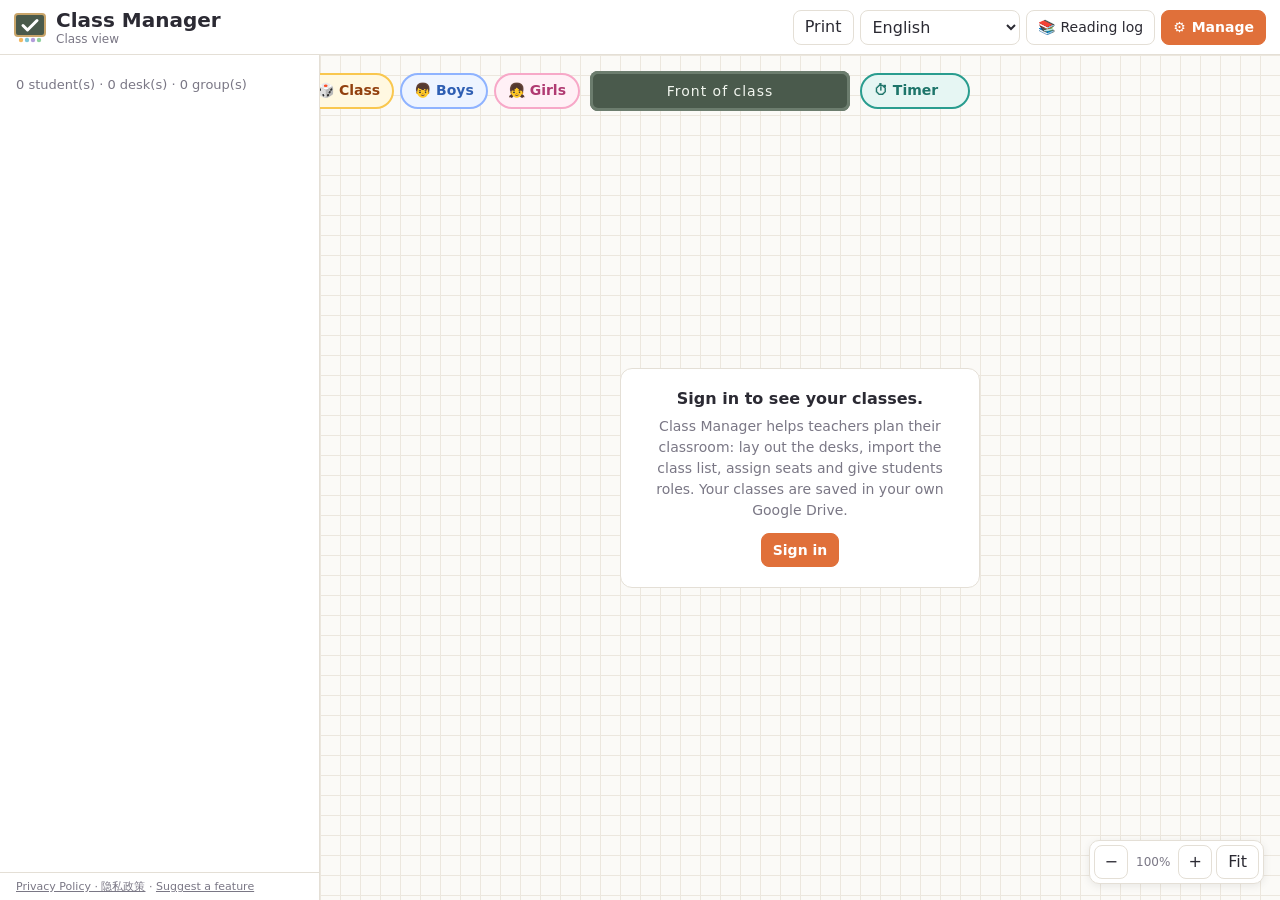
<file: index.html>
<!doctype html>
<html lang="zh-Hans">
<head>
  <!-- Google tag (gtag.js) -->
  <script async src="https://www.googletagmanager.com/gtag/js?id=G-LVJJ4GY9FC"></script>
  <script>
    window.dataLayer = window.dataLayer || [];
    function gtag(){dataLayer.push(arguments);}
    gtag('js', new Date());
    gtag('config', 'G-LVJJ4GY9FC');
  </script>
  <meta charset="utf-8">
  <meta name="viewport" content="width=device-width, initial-scale=1">
  <title>Class Manager</title>
  <link rel="icon" href="favicon.svg" type="image/svg+xml">
  <link rel="manifest" href="manifest.webmanifest">
  <link rel="apple-touch-icon" href="icons/maskable-192.png">
  <meta name="theme-color" content="#4a5a4b">
  <link rel="stylesheet" href="style.css?v=20261126d">
</head>
<body class="view-page">
  <header class="top">
    <div class="brand">
      <img class="logo" src="favicon.svg" alt="" width="32" height="32">
      <div><b id="brandName">Class Manager</b><small id="brandSub"></small></div>
    </div>
    <h1 id="classTitle" class="class-title view-title"></h1>
    <select id="classSel" class="cloud-only" aria-label="Class" hidden></select>
    <div class="tools">
      <button id="btnPrint"><span></span></button>
      <select id="langSel" aria-label="Language">
        <option value="en">English</option>
        <option value="zh">中文</option>
        <option value="ms">Bahasa Melayu</option>
        <option value="ta">தமிழ்</option>
      </select>
      <a id="lnkSupport" class="navbtn support" href="#" hidden>❤ <span></span></a>
      <a id="lnkReading" class="navbtn" href="readlog.html">📚 <span></span></a>
      <a id="lnkAdmin" class="navbtn primary" href="admin.html">⚙ <span></span></a>
    </div>
  </header>

  <main>
    <aside class="panel">
      <div id="side" class="side"></div>
      <footer class="foot"><a href="privacy.html">Privacy Policy · 隐私政策</a> · <a id="lnkFeedback" href="https://mrwengkb.github.io/FeatureReq/?app=ClassManager" target="_blank" rel="noopener">Suggest a feature</a></footer>
    </aside>

    <section id="mobileMain" class="mobile-main"></section>

    <section class="stage-wrap">
      <h1 id="printTitle" class="print-title"></h1>
      <div id="stage" class="stage">
        <div id="sizer" class="sizer"><div id="board" class="board"></div></div>
      </div>
      <div id="award" class="award" role="dialog" hidden></div>
      <div id="emptyNote" class="empty-note" hidden><b></b><p></p><a id="emptySignIn" class="navbtn primary" href="login.html?next=index.html" hidden></a></div>
      <div class="zoom">
        <button id="zoomOut" class="icon" aria-label="Zoom out">−</button>
        <span id="zoomVal">100%</span>
        <button id="zoomIn" class="icon" aria-label="Zoom in">+</button>
        <button id="zoomFit"></button>
      </div>
    </section>
  </main>

  <script src="js/mobile.js?v=20261122i"></script>
  <script src="js/inapp.js?v=20261123a"></script>
  <script src="js/config.js?v=20261123b"></script>
  <script src="js/version.js?v=20261126d"></script>
  <script src="js/i18n.js?v=20261128a"></script>
  <script src="js/auth.js?v=20261122i"></script>
  <script src="js/sheetio.js?v=20261126c"></script>
  <script src="js/studentdata.js?v=20261126a"></script>
  <script src="js/cloud.js?v=20261126c"></script>
  <script src="js/points.js?v=20261126b"></script>
  <script src="js/reading.js?v=20261122i"></script>
  <script src="js/store.js?v=20261126b"></script>
  <script src="js/layout.js?v=20261122i"></script>
  <script src="js/notices.js?v=20261126b"></script>
  <script src="js/live.js?v=20261126c"></script>
  <script src="js/classtools.js?v=20261122i"></script>
  <script src="js/view.js?v=20261128a"></script>
</body>
</html>
</file>
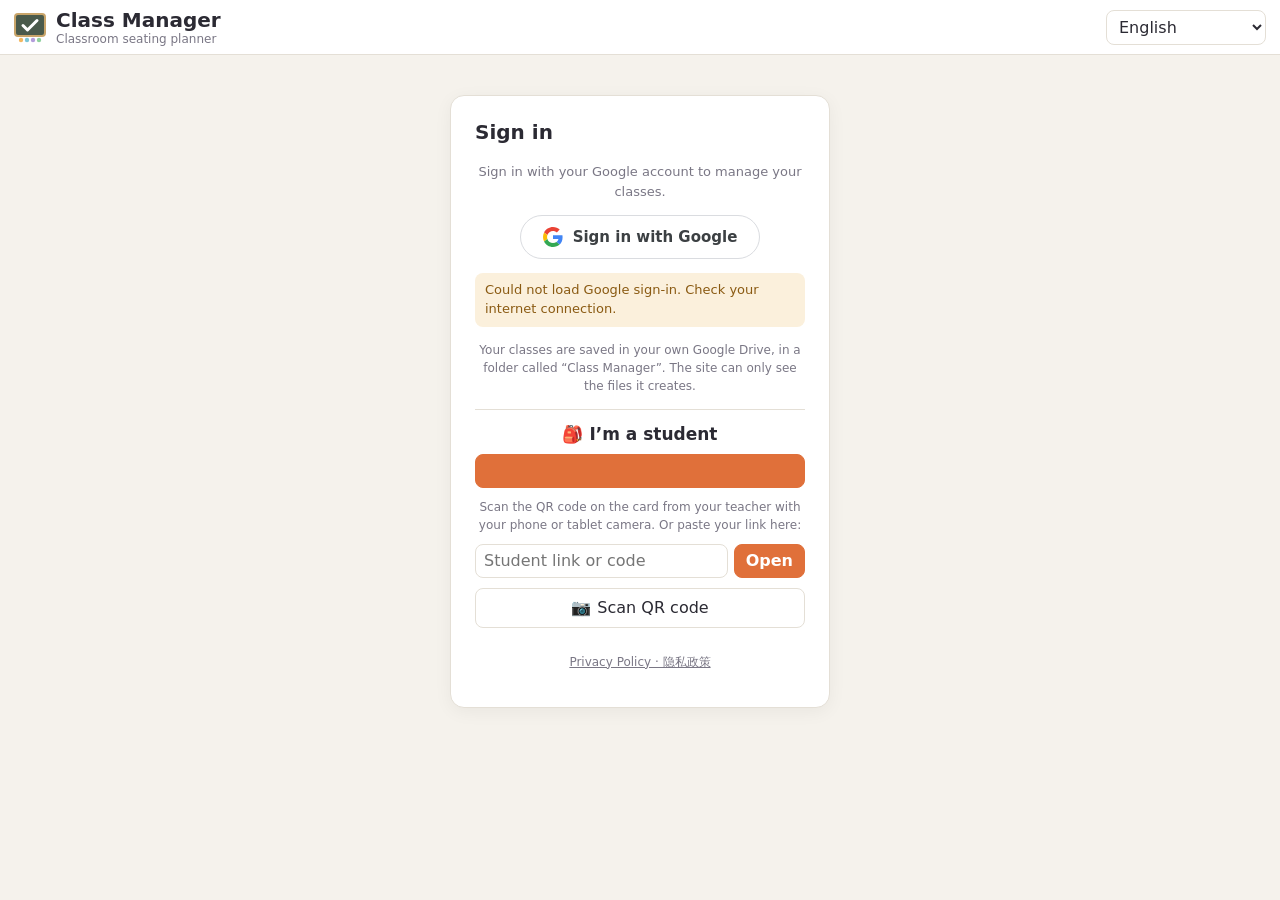
<file: admin.html>
<!doctype html>
<html lang="zh-Hans">
<head>
  <!-- Google tag (gtag.js) -->
  <script async src="https://www.googletagmanager.com/gtag/js?id=G-LVJJ4GY9FC"></script>
  <script>
    window.dataLayer = window.dataLayer || [];
    function gtag(){dataLayer.push(arguments);}
    gtag('js', new Date());
    gtag('config', 'G-LVJJ4GY9FC');
  </script>
  <meta charset="utf-8">
  <meta name="viewport" content="width=device-width, initial-scale=1">
  <title>Class Manager</title>
  <link rel="icon" href="favicon.svg" type="image/svg+xml">
  <link rel="manifest" href="manifest.webmanifest">
  <link rel="apple-touch-icon" href="icons/maskable-192.png">
  <meta name="theme-color" content="#4a5a4b">
  <link rel="stylesheet" href="style.css?v=20261126d">
  <script src="js/mobile.js?v=20261122i"></script>
  <script src="js/config.js?v=20261123b"></script>
  <script src="js/auth.js?v=20261122i"></script>
  <script>window.Auth.requireLogin();</script>
</head>
<body>
  <header class="top">
    <div class="brand">
      <img class="logo" src="favicon.svg" alt="" width="32" height="32">
      <div><b id="brandName">Class Manager</b><small id="brandSub"></small></div>
    </div>
    <input id="classTitle" class="class-title" maxlength="60" autocomplete="off">
    <div class="cloudbar">
      <select id="classSel" aria-label="Class"></select>
      <span id="syncStatus" class="sync" role="status"></span>
    </div>
    <div class="tools">
      <a id="lnkView" class="navbtn" href="index.html">👁 <span></span></a>
      <button id="btnUndo" class="icon" aria-label="Undo">↶</button>
      <button id="btnRedo" class="icon" aria-label="Redo">↷</button>
      <button id="btnNew"><span></span></button>
      <button id="btnOpen"><span></span></button>
      <button id="btnSave"><span></span></button>
      <button id="btnPrint"><span></span></button>
      <select id="langSel" aria-label="Language">
        <option value="en">English</option>
        <option value="zh">中文</option>
        <option value="ms">Bahasa Melayu</option>
        <option value="ta">தமிழ்</option>
      </select>
      <button id="btnZip" class="zipbtn" type="button">⬇ <span></span></button>
      <button id="btnSignOut" type="button">👤 <span></span></button>
      <input type="file" id="openFile" accept=".xlsx,application/vnd.openxmlformats-officedocument.spreadsheetml.sheet" hidden>
    </div>

  </header>

  <main>
    <aside class="panel">
      <nav class="tabs">
        <button class="tab" data-tab="layout"><b>1</b><span></span></button>
        <button class="tab" data-tab="roster"><b>2</b><span></span></button>
        <button class="tab" data-tab="assign"><b>3</b><span></span></button>
        <button class="tab" data-tab="roles"><b>4</b><span></span></button>
        <button class="tab" data-tab="points"><b>5</b><span></span></button>
        <button class="tab" data-tab="notices"><b>6</b><span></span></button>
      </nav>
      <div id="side" class="side"></div>
      <footer id="footNote" class="foot"></footer>
    </aside>

    <section class="stage-wrap">
      <h1 id="printTitle" class="print-title"></h1>
      <div id="stage" class="stage">
        <div id="sizer" class="sizer"><div id="board" class="board"></div></div>
      </div>
      <div class="zoom">
        <button id="zoomOut" class="icon" aria-label="Zoom out">−</button>
        <span id="zoomVal">100%</span>
        <button id="zoomIn" class="icon" aria-label="Zoom in">+</button>
        <button id="zoomFit"></button>
      </div>
    </section>
  </main>

  <div id="offlineModal" class="mdo" hidden>
    <div class="mdc" role="dialog" aria-modal="true" aria-labelledby="offlineTitle">
      <div class="mdicon" aria-hidden="true">💻</div>
      <h3 id="offlineTitle"></h3>
      <p id="offlineMsg"></p>
      <ol id="offlineSteps"></ol>
      <div class="mdbtns">
        <a id="offlineDownload" class="mdbtn primary" href="https://github.com/MrWengKB/ClassManager/archive/refs/heads/main.zip" download>⬇ <span></span></a>
        <button id="offlineClose" class="mdbtn" type="button"></button>
      </div>
    </div>
  </div>

  <script src="js/version.js?v=20261126d"></script>
  <script src="js/i18n.js?v=20261126d"></script>
  <script src="js/points.js?v=20261126b"></script>
  <script src="js/reading.js?v=20261122i"></script>
  <script src="js/store.js?v=20261126b"></script>
  <script src="js/roster.js?v=20261122i"></script>
  <script src="js/seating.js?v=20261122i"></script>
  <script src="js/layout.js?v=20261122i"></script>
  <script src="js/studentdata.js?v=20261126a"></script>
  <script src="js/vendor/qrcode.js?v=1.4.4"></script>
  <script src="js/studentadmin.js?v=20261123b"></script>
  <script src="js/notices.js?v=20261126b"></script>
  <script src="js/noticeadmin.js?v=20261126b"></script>
  <script src="js/app.js?v=20261126b"></script>
  <script src="js/sheetio.js?v=20261126c"></script>
  <script src="js/cloud.js?v=20261126c"></script>
  <script src="js/sync.js?v=20261126c"></script>
  <script>
    // On a phone, suggest a computer or tablet; closing the notice keeps the full Manage page.
    (function () {
      if (!window.Mobile.on) return;
      try { if (sessionStorage.getItem('classmanager:mobileNote')) return; } catch (e) { /* ignore */ }
      const t = window.I18n.t;
      const wrap = document.createElement('div');
      wrap.className = 'mdo';
      wrap.innerHTML = '<div class="mdc"><div class="mdicon">💻</div><h3></h3><p></p><div class="mdbtns"><button class="mdbtn primary"></button><a class="mdbtn" href="index.html"></a></div></div>';
      wrap.querySelector('h3').textContent = t('mAdminTitle');
      wrap.querySelector('p').textContent = t('mAdminMsg');
      wrap.querySelector('button').textContent = t('mAdminGo');
      wrap.querySelector('a').textContent = t('viewLinkFull');
      const close = () => { wrap.remove(); try { sessionStorage.setItem('classmanager:mobileNote', '1'); } catch (e) { /* ignore */ } };
      wrap.querySelector('button').addEventListener('click', close);
      wrap.addEventListener('click', e => { if (e.target === wrap) close(); });
      document.body.appendChild(wrap);
    })();
  </script>
</body>
</html>
</file>
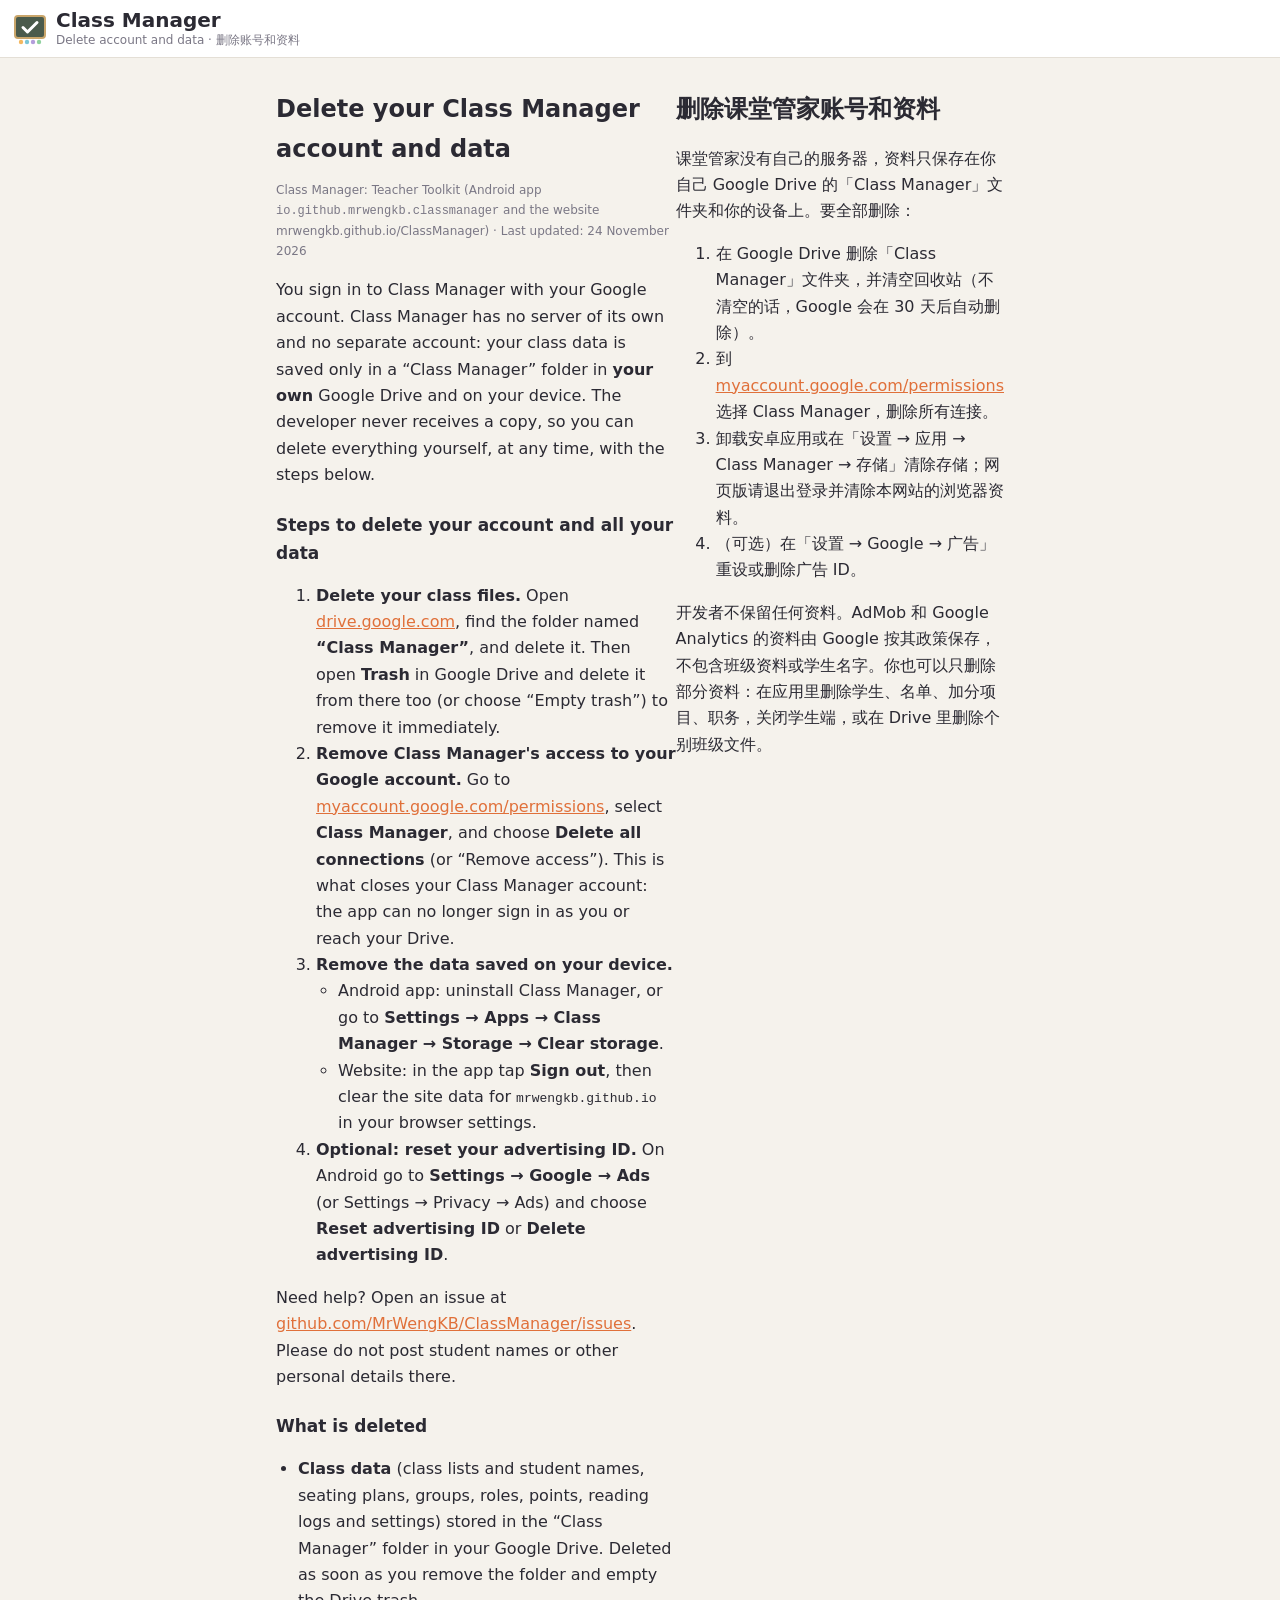
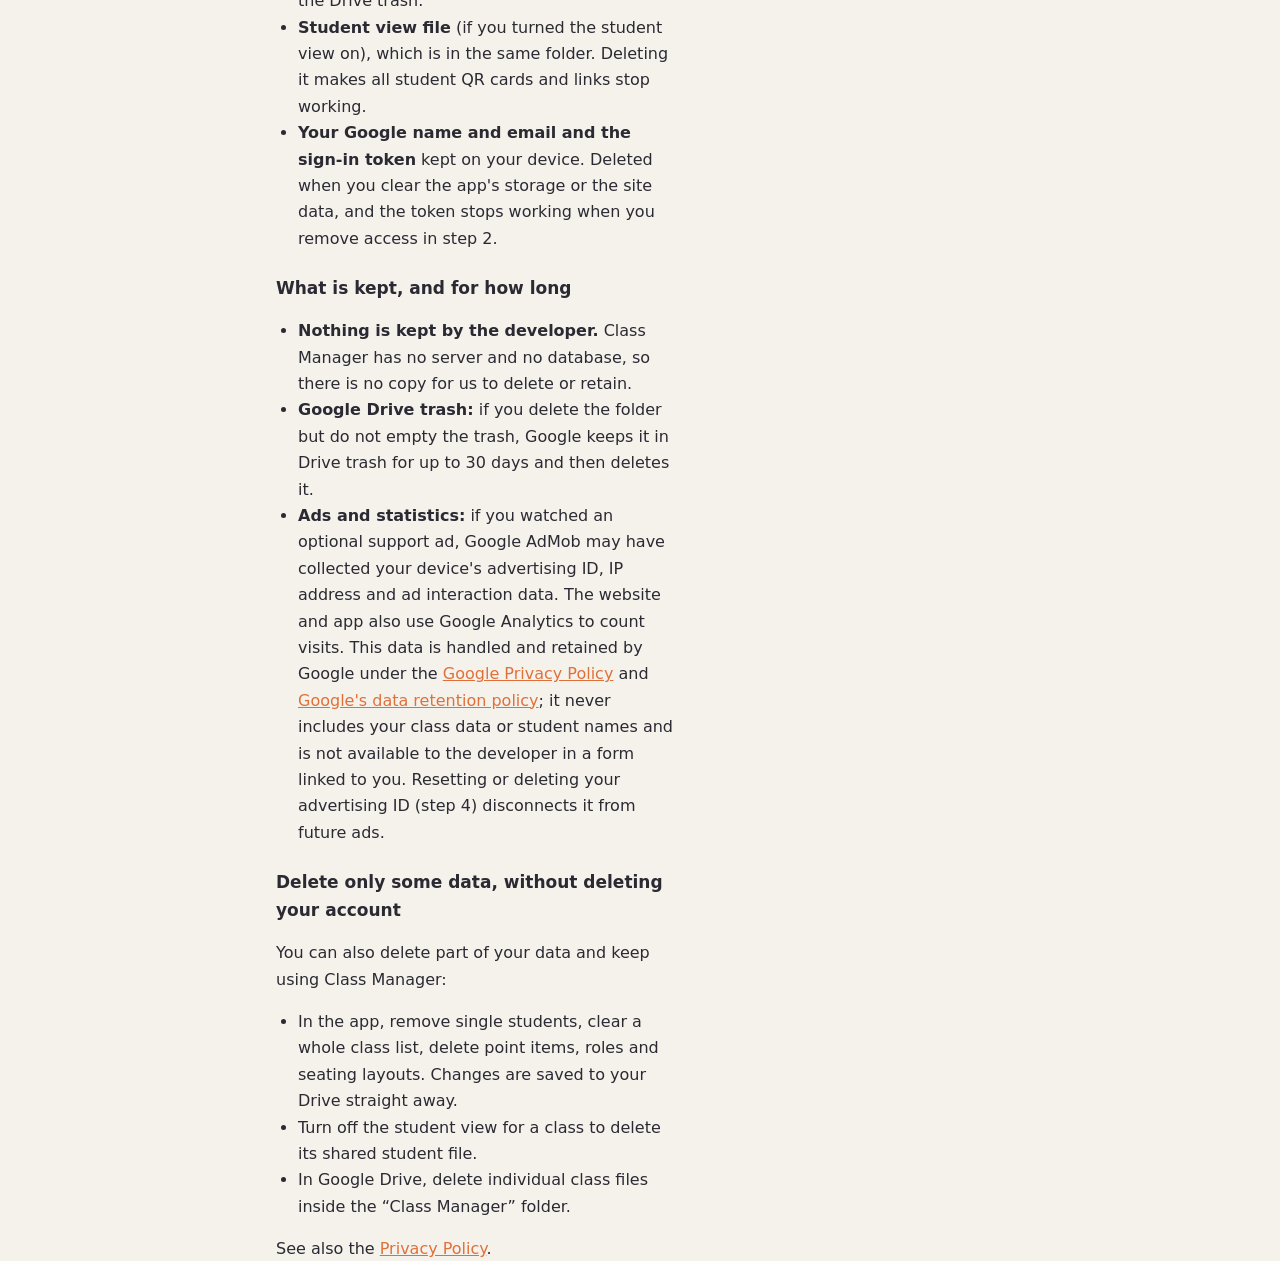
<file: delete-account.html>
<!doctype html>
<html lang="en">
<head>
  <!-- Google tag (gtag.js) -->
  <script async src="https://www.googletagmanager.com/gtag/js?id=G-LVJJ4GY9FC"></script>
  <script>
    window.dataLayer = window.dataLayer || [];
    function gtag(){dataLayer.push(arguments);}
    gtag('js', new Date());
    gtag('config', 'G-LVJJ4GY9FC');
  </script>
  <meta charset="utf-8">
  <meta name="viewport" content="width=device-width, initial-scale=1">
  <title>Delete your account and data · Class Manager</title>
  <link rel="icon" href="favicon.svg" type="image/svg+xml">
  <link rel="manifest" href="manifest.webmanifest">
  <link rel="apple-touch-icon" href="icons/maskable-192.png">
  <meta name="theme-color" content="#4a5a4b">
  <link rel="stylesheet" href="style.css?v=20261126d">
</head>
<body class="page-scroll">
  <header class="top">
    <a class="brand" href="index.html">
      <img class="logo" src="favicon.svg" alt="" width="32" height="32">
      <div><b>Class Manager</b><small>Delete account and data · 删除账号和资料</small></div>
    </a>
  </header>
  <main class="doc">
    <article lang="en">
      <h1>Delete your Class Manager account and data</h1>
      <p class="muted">Class Manager: Teacher Toolkit (Android app <code>io.github.mrwengkb.classmanager</code> and the website mrwengkb.github.io/ClassManager) · Last updated: 24 November 2026</p>
      <p>You sign in to Class Manager with your Google account. Class Manager has no server of its own and no separate account: your class data is saved only in a “Class Manager” folder in <b>your own</b> Google Drive and on your device. The developer never receives a copy, so you can delete everything yourself, at any time, with the steps below.</p>

      <h2>Steps to delete your account and all your data</h2>
      <ol>
        <li><b>Delete your class files.</b> Open <a href="https://drive.google.com" target="_blank" rel="noopener">drive.google.com</a>, find the folder named <b>“Class Manager”</b>, and delete it. Then open <b>Trash</b> in Google Drive and delete it from there too (or choose “Empty trash”) to remove it immediately.</li>
        <li><b>Remove Class Manager's access to your Google account.</b> Go to <a href="https://myaccount.google.com/permissions" target="_blank" rel="noopener">myaccount.google.com/permissions</a>, select <b>Class Manager</b>, and choose <b>Delete all connections</b> (or “Remove access”). This is what closes your Class Manager account: the app can no longer sign in as you or reach your Drive.</li>
        <li><b>Remove the data saved on your device.</b>
          <ul>
            <li>Android app: uninstall Class Manager, or go to <b>Settings → Apps → Class Manager → Storage → Clear storage</b>.</li>
            <li>Website: in the app tap <b>Sign out</b>, then clear the site data for <code>mrwengkb.github.io</code> in your browser settings.</li>
          </ul>
        </li>
        <li><b>Optional: reset your advertising ID.</b> On Android go to <b>Settings → Google → Ads</b> (or Settings → Privacy → Ads) and choose <b>Reset advertising ID</b> or <b>Delete advertising ID</b>.</li>
      </ol>
      <p>Need help? Open an issue at <a href="https://github.com/MrWengKB/ClassManager/issues" target="_blank" rel="noopener">github.com/MrWengKB/ClassManager/issues</a>. Please do not post student names or other personal details there.</p>

      <h2>What is deleted</h2>
      <ul>
        <li><b>Class data</b> (class lists and student names, seating plans, groups, roles, points, reading logs and settings) stored in the “Class Manager” folder in your Google Drive. Deleted as soon as you remove the folder and empty the Drive trash.</li>
        <li><b>Student view file</b> (if you turned the student view on), which is in the same folder. Deleting it makes all student QR cards and links stop working.</li>
        <li><b>Your Google name and email and the sign-in token</b> kept on your device. Deleted when you clear the app's storage or the site data, and the token stops working when you remove access in step 2.</li>
      </ul>

      <h2>What is kept, and for how long</h2>
      <ul>
        <li><b>Nothing is kept by the developer.</b> Class Manager has no server and no database, so there is no copy for us to delete or retain.</li>
        <li><b>Google Drive trash:</b> if you delete the folder but do not empty the trash, Google keeps it in Drive trash for up to 30 days and then deletes it.</li>
        <li><b>Ads and statistics:</b> if you watched an optional support ad, Google AdMob may have collected your device's advertising ID, IP address and ad interaction data. The website and app also use Google Analytics to count visits. This data is handled and retained by Google under the <a href="https://policies.google.com/privacy" target="_blank" rel="noopener">Google Privacy Policy</a> and <a href="https://policies.google.com/technologies/retention" target="_blank" rel="noopener">Google's data retention policy</a>; it never includes your class data or student names and is not available to the developer in a form linked to you. Resetting or deleting your advertising ID (step 4) disconnects it from future ads.</li>
      </ul>

      <h2>Delete only some data, without deleting your account</h2>
      <p>You can also delete part of your data and keep using Class Manager:</p>
      <ul>
        <li>In the app, remove single students, clear a whole class list, delete point items, roles and seating layouts. Changes are saved to your Drive straight away.</li>
        <li>Turn off the student view for a class to delete its shared student file.</li>
        <li>In Google Drive, delete individual class files inside the “Class Manager” folder.</li>
      </ul>
      <p>See also the <a href="privacy.html">Privacy Policy</a>.</p>
    </article>
    <hr>
    <article lang="zh-Hans">
      <h1>删除课堂管家账号和资料</h1>
      <p>课堂管家没有自己的服务器，资料只保存在你自己 Google Drive 的「Class Manager」文件夹和你的设备上。要全部删除：</p>
      <ol>
        <li>在 Google Drive 删除「Class Manager」文件夹，并清空回收站（不清空的话，Google 会在 30 天后自动删除）。</li>
        <li>到 <a href="https://myaccount.google.com/permissions" target="_blank" rel="noopener">myaccount.google.com/permissions</a> 选择 Class Manager，删除所有连接。</li>
        <li>卸载安卓应用或在「设置 → 应用 → Class Manager → 存储」清除存储；网页版请退出登录并清除本网站的浏览器资料。</li>
        <li>（可选）在「设置 → Google → 广告」重设或删除广告 ID。</li>
      </ol>
      <p>开发者不保留任何资料。AdMob 和 Google Analytics 的资料由 Google 按其政策保存，不包含班级资料或学生名字。你也可以只删除部分资料：在应用里删除学生、名单、加分项目、职务，关闭学生端，或在 Drive 里删除个别班级文件。</p>
    </article>
  </main>
</body>
</html>
</file>
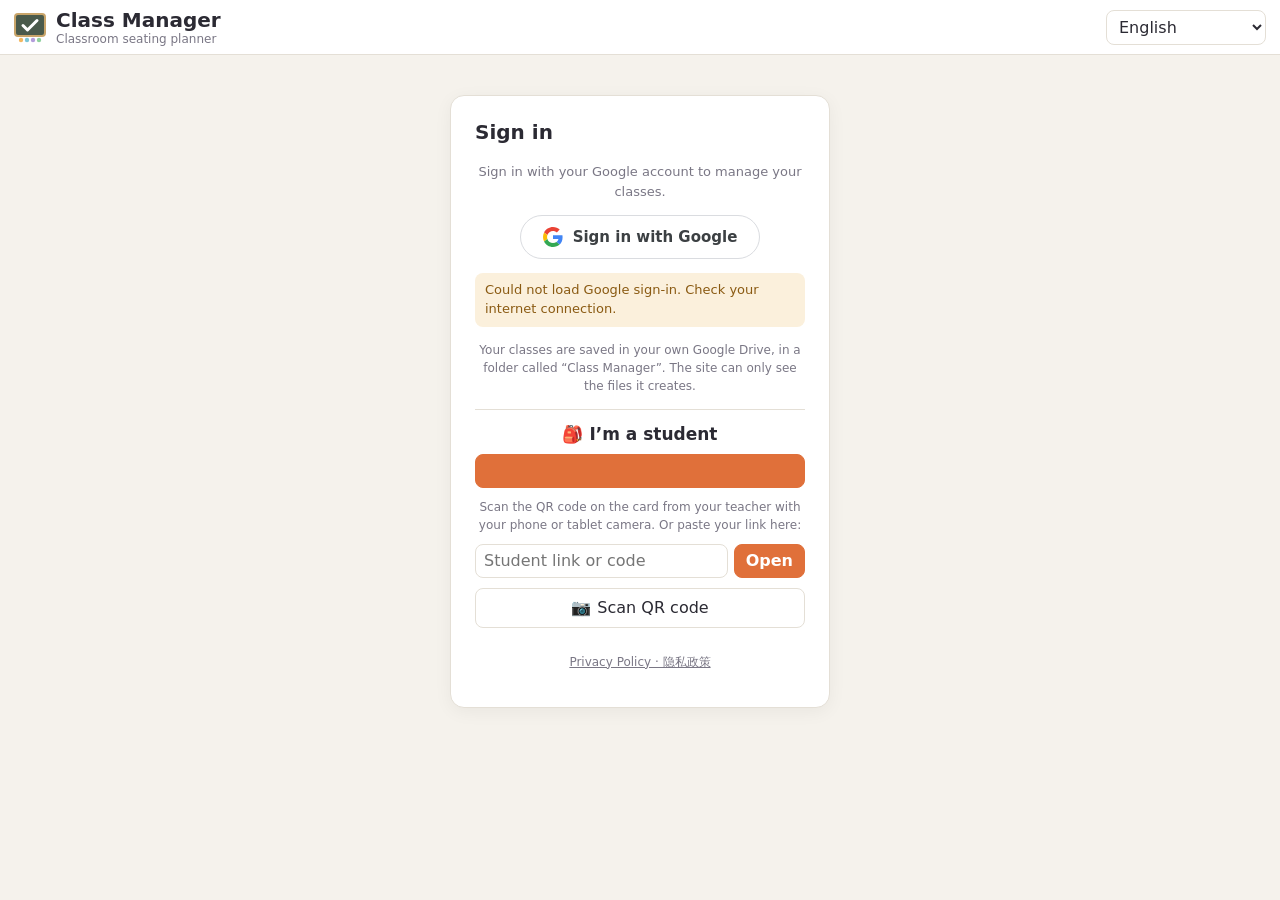
<file: login.html>
<!doctype html>
<html lang="zh-Hans">
<head>
  <!-- Google tag (gtag.js) -->
  <script async src="https://www.googletagmanager.com/gtag/js?id=G-LVJJ4GY9FC"></script>
  <script>
    window.dataLayer = window.dataLayer || [];
    function gtag(){dataLayer.push(arguments);}
    gtag('js', new Date());
    gtag('config', 'G-LVJJ4GY9FC');
  </script>
  <meta charset="utf-8">
  <meta name="viewport" content="width=device-width, initial-scale=1">
  <title>Class Manager</title>
  <link rel="icon" href="favicon.svg" type="image/svg+xml">
  <link rel="manifest" href="manifest.webmanifest">
  <link rel="apple-touch-icon" href="icons/maskable-192.png">
  <meta name="theme-color" content="#4a5a4b">
  <link rel="stylesheet" href="style.css?v=20261126d">
</head>
<body class="page-scroll">
  <header class="top">
    <a class="brand" href="index.html">
      <img class="logo" src="favicon.svg" alt="" width="32" height="32">
      <div><b id="brandName">Class Manager</b><small id="brandSub"></small></div>
    </a>
    <div class="tools">
      <select id="langSel" aria-label="Language">
        <option value="en">English</option>
        <option value="zh">中文</option>
        <option value="ms">Bahasa Melayu</option>
        <option value="ta">தமிழ்</option>
      </select>
    </div>
  </header>

  <main class="auth-main">
    <div class="auth-card">
      <h2 id="authTitle"></h2>
      <p id="authIntro" class="hint"></p>
      <button id="gsign" class="gsign" type="button"><svg viewBox="0 0 48 48" width="20" height="20" aria-hidden="true"><path fill="#EA4335" d="M24 9.5c3.54 0 6.71 1.22 9.21 3.6l6.85-6.85C35.9 2.38 30.47 0 24 0 14.62 0 6.51 5.38 2.56 13.22l7.98 6.19C12.43 13.72 17.74 9.5 24 9.5z"/><path fill="#4285F4" d="M46.98 24.55c0-1.57-.15-3.09-.38-4.55H24v9.02h12.94c-.58 2.96-2.26 5.48-4.78 7.18l7.73 6c4.51-4.18 7.09-10.36 7.09-17.65z"/><path fill="#FBBC05" d="M10.53 28.59c-.48-1.45-.76-2.99-.76-4.59s.27-3.14.76-4.59l-7.98-6.19C.92 16.46 0 20.12 0 24c0 3.88.92 7.54 2.56 10.78l7.97-6.19z"/><path fill="#34A853" d="M24 48c6.48 0 11.93-2.13 15.89-5.81l-7.73-6c-2.15 1.45-4.92 2.3-8.16 2.3-6.26 0-11.57-4.22-13.47-9.91l-7.98 6.19C6.51 42.62 14.62 48 24 48z"/></svg><span id="gsignText"></span></button>
      <div id="authMsg" class="msg warn" role="alert" hidden></div>
      <p id="authNote" class="hint small"></p>
      <div id="stuLogin" class="stu-login">
        <h3>🎒 <span id="stuTitle"></span></h3>
        <a id="stuContinue" class="navbtn primary" href="student.html" hidden></a>
        <p id="stuHint" class="hint small"></p>
        <form id="stuForm"><input id="stuCode" autocomplete="off" autocapitalize="off" spellcheck="false"><button id="stuGo" class="primary"></button></form>
        <button id="stuScan" type="button" class="wide" hidden>📷 <span></span></button>
        <div id="stuCam" class="stu-scan" hidden><video playsinline muted></video></div>
        <div id="stuMsg" class="msg warn" role="alert" hidden></div>
      </div>
      <p class="privacy"><a href="privacy.html">Privacy Policy · 隐私政策</a></p>
    </div>
  </main>

  <script src="js/config.js?v=20261123b"></script>
  <script src="js/version.js?v=20261126d"></script>
  <script src="js/i18n.js?v=20261126d"></script>
  <script src="js/auth.js?v=20261122i"></script>
  <script src="js/sheetio.js?v=20261126c"></script>
  <script src="js/cloud.js?v=20261126c"></script>
  <script src="js/studentdata.js?v=20261126a"></script>
  <script src="js/login.js?v=20261123b"></script>
</body>
</html>
</file>
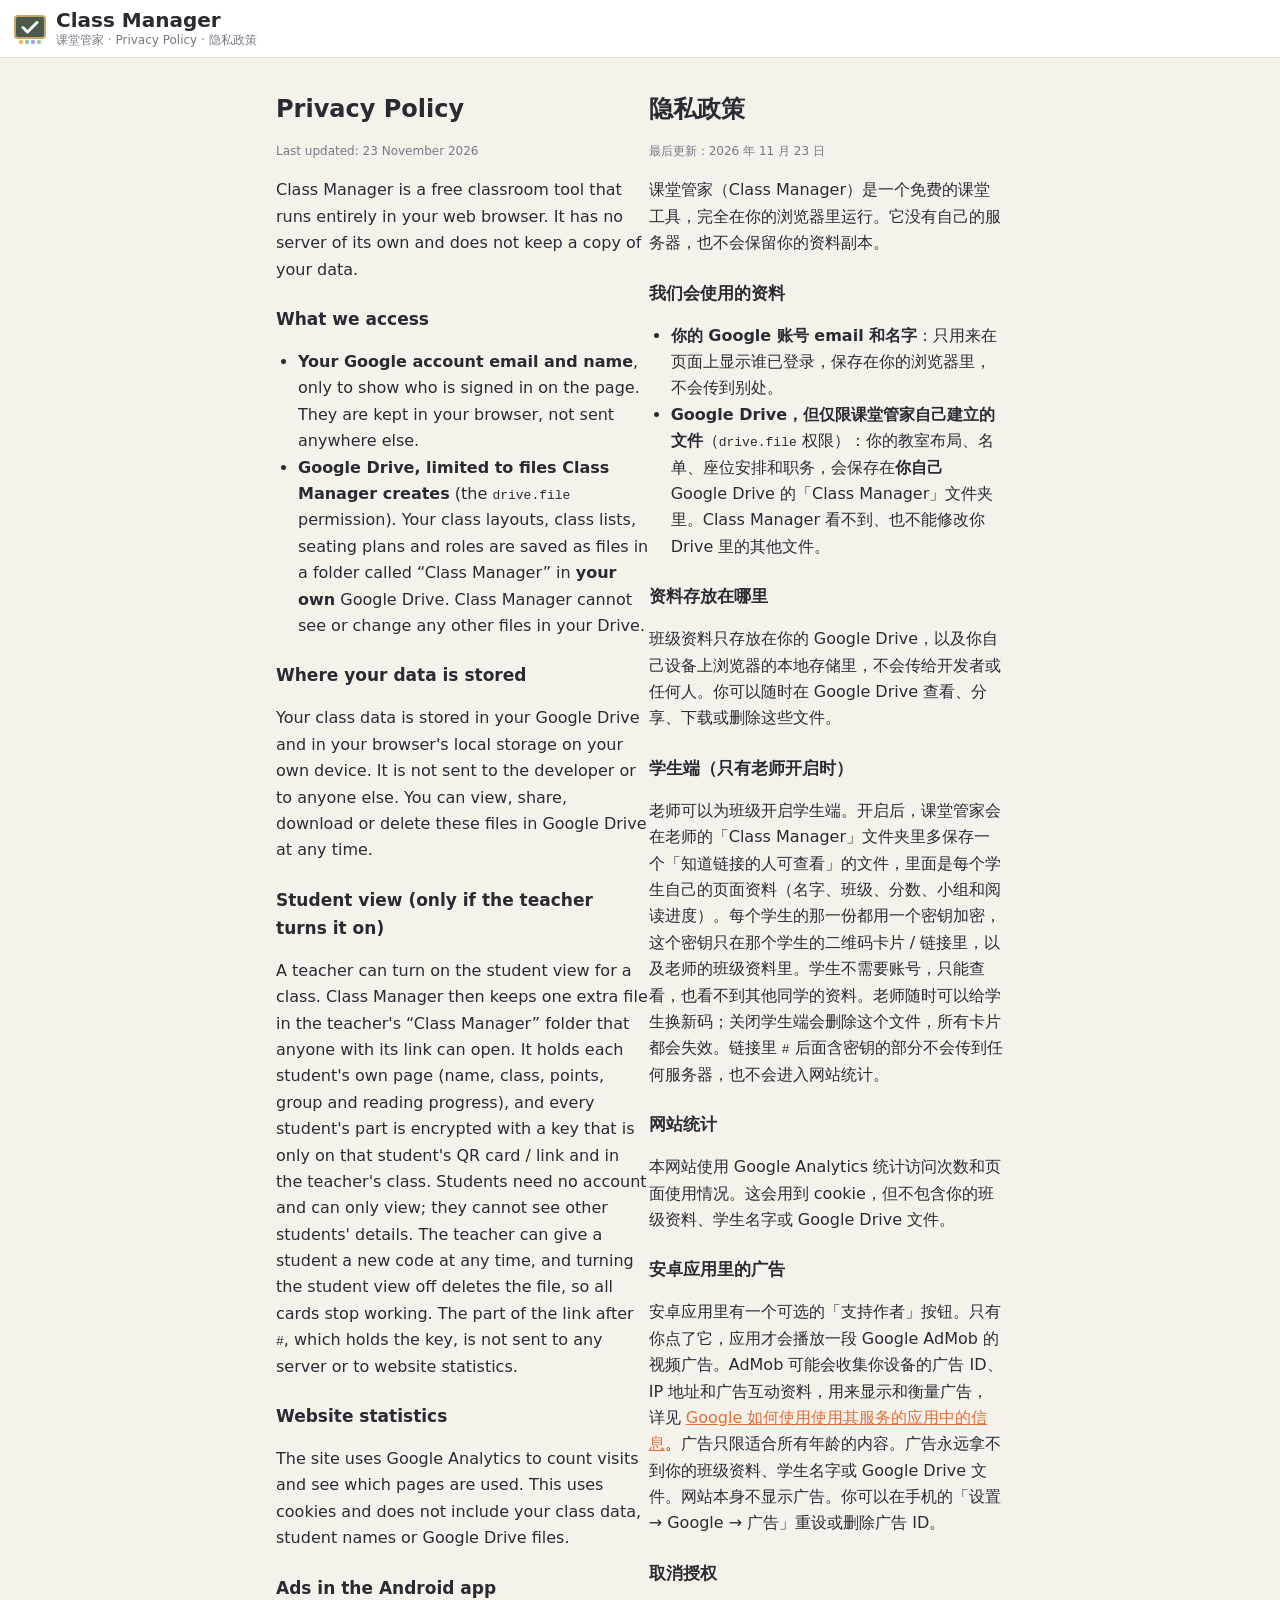
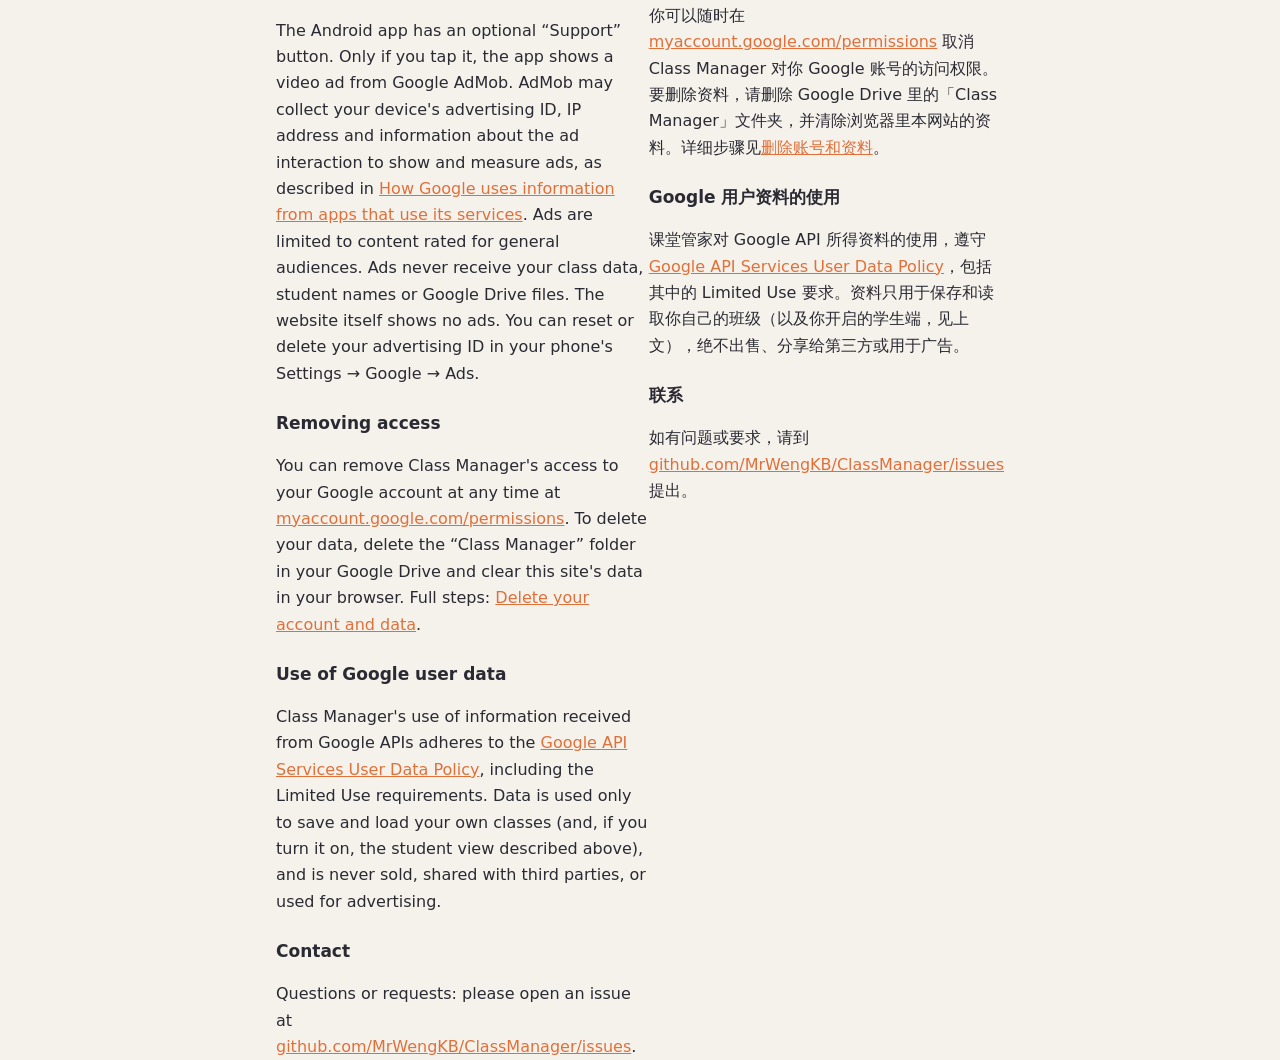
<file: privacy.html>
<!doctype html>
<html lang="zh-Hans">
<head>
  <!-- Google tag (gtag.js) -->
  <script async src="https://www.googletagmanager.com/gtag/js?id=G-LVJJ4GY9FC"></script>
  <script>
    window.dataLayer = window.dataLayer || [];
    function gtag(){dataLayer.push(arguments);}
    gtag('js', new Date());
    gtag('config', 'G-LVJJ4GY9FC');
  </script>
  <meta charset="utf-8">
  <meta name="viewport" content="width=device-width, initial-scale=1">
  <title>Privacy Policy · Class Manager</title>
  <link rel="icon" href="favicon.svg" type="image/svg+xml">
  <link rel="manifest" href="manifest.webmanifest">
  <link rel="apple-touch-icon" href="icons/maskable-192.png">
  <meta name="theme-color" content="#4a5a4b">
  <link rel="stylesheet" href="style.css?v=20261126d">
</head>
<body class="page-scroll">
  <header class="top">
    <a class="brand" href="index.html">
      <img class="logo" src="favicon.svg" alt="" width="32" height="32">
      <div><b>Class Manager</b><small>课堂管家 · Privacy Policy · 隐私政策</small></div>
    </a>
  </header>
  <main class="doc">
    <article lang="en">
      <h1>Privacy Policy</h1>
      <p class="muted">Last updated: 23 November 2026</p>
      <p>Class Manager is a free classroom tool that runs entirely in your web browser. It has no server of its own and does not keep a copy of your data.</p>
      <h2>What we access</h2>
      <ul>
        <li><b>Your Google account email and name</b>, only to show who is signed in on the page. They are kept in your browser, not sent anywhere else.</li>
        <li><b>Google Drive, limited to files Class Manager creates</b> (the <code>drive.file</code> permission). Your class layouts, class lists, seating plans and roles are saved as files in a folder called “Class Manager” in <b>your own</b> Google Drive. Class Manager cannot see or change any other files in your Drive.</li>
      </ul>
      <h2>Where your data is stored</h2>
      <p>Your class data is stored in your Google Drive and in your browser's local storage on your own device. It is not sent to the developer or to anyone else. You can view, share, download or delete these files in Google Drive at any time.</p>
      <h2>Student view (only if the teacher turns it on)</h2>
      <p>A teacher can turn on the student view for a class. Class Manager then keeps one extra file in the teacher's “Class Manager” folder that anyone with its link can open. It holds each student's own page (name, class, points, group and reading progress), and every student's part is encrypted with a key that is only on that student's QR card / link and in the teacher's class. Students need no account and can only view; they cannot see other students' details. The teacher can give a student a new code at any time, and turning the student view off deletes the file, so all cards stop working. The part of the link after <code>#</code>, which holds the key, is not sent to any server or to website statistics.</p>
      <h2>Website statistics</h2>
      <p>The site uses Google Analytics to count visits and see which pages are used. This uses cookies and does not include your class data, student names or Google Drive files.</p>
      <h2>Ads in the Android app</h2>
      <p>The Android app has an optional “Support” button. Only if you tap it, the app shows a video ad from Google AdMob. AdMob may collect your device's advertising ID, IP address and information about the ad interaction to show and measure ads, as described in <a href="https://policies.google.com/technologies/partner-sites" target="_blank" rel="noopener">How Google uses information from apps that use its services</a>. Ads are limited to content rated for general audiences. Ads never receive your class data, student names or Google Drive files. The website itself shows no ads. You can reset or delete your advertising ID in your phone's Settings → Google → Ads.</p>
      <h2>Removing access</h2>
      <p>You can remove Class Manager's access to your Google account at any time at <a href="https://myaccount.google.com/permissions" target="_blank" rel="noopener">myaccount.google.com/permissions</a>. To delete your data, delete the “Class Manager” folder in your Google Drive and clear this site's data in your browser. Full steps: <a href="delete-account.html">Delete your account and data</a>.</p>
      <h2>Use of Google user data</h2>
      <p>Class Manager's use of information received from Google APIs adheres to the <a href="https://developers.google.com/terms/api-services-user-data-policy" target="_blank" rel="noopener">Google API Services User Data Policy</a>, including the Limited Use requirements. Data is used only to save and load your own classes (and, if you turn it on, the student view described above), and is never sold, shared with third parties, or used for advertising.</p>
      <h2>Contact</h2>
      <p>Questions or requests: please open an issue at <a href="https://github.com/MrWengKB/ClassManager/issues" target="_blank" rel="noopener">github.com/MrWengKB/ClassManager/issues</a>.</p>
    </article>
    <hr>
    <article lang="zh-Hans">
      <h1>隐私政策</h1>
      <p class="muted">最后更新：2026 年 11 月 23 日</p>
      <p>课堂管家（Class Manager）是一个免费的课堂工具，完全在你的浏览器里运行。它没有自己的服务器，也不会保留你的资料副本。</p>
      <h2>我们会使用的资料</h2>
      <ul>
        <li><b>你的 Google 账号 email 和名字</b>：只用来在页面上显示谁已登录，保存在你的浏览器里，不会传到别处。</li>
        <li><b>Google Drive，但仅限课堂管家自己建立的文件</b>（<code>drive.file</code> 权限）：你的教室布局、名单、座位安排和职务，会保存在<b>你自己</b> Google Drive 的「Class Manager」文件夹里。Class Manager 看不到、也不能修改你 Drive 里的其他文件。</li>
      </ul>
      <h2>资料存放在哪里</h2>
      <p>班级资料只存放在你的 Google Drive，以及你自己设备上浏览器的本地存储里，不会传给开发者或任何人。你可以随时在 Google Drive 查看、分享、下载或删除这些文件。</p>
      <h2>学生端（只有老师开启时）</h2>
      <p>老师可以为班级开启学生端。开启后，课堂管家会在老师的「Class Manager」文件夹里多保存一个「知道链接的人可查看」的文件，里面是每个学生自己的页面资料（名字、班级、分数、小组和阅读进度）。每个学生的那一份都用一个密钥加密，这个密钥只在那个学生的二维码卡片 / 链接里，以及老师的班级资料里。学生不需要账号，只能查看，也看不到其他同学的资料。老师随时可以给学生换新码；关闭学生端会删除这个文件，所有卡片都会失效。链接里 <code>#</code> 后面含密钥的部分不会传到任何服务器，也不会进入网站统计。</p>
      <h2>网站统计</h2>
      <p>本网站使用 Google Analytics 统计访问次数和页面使用情况。这会用到 cookie，但不包含你的班级资料、学生名字或 Google Drive 文件。</p>
      <h2>安卓应用里的广告</h2>
      <p>安卓应用里有一个可选的「支持作者」按钮。只有你点了它，应用才会播放一段 Google AdMob 的视频广告。AdMob 可能会收集你设备的广告 ID、IP 地址和广告互动资料，用来显示和衡量广告，详见 <a href="https://policies.google.com/technologies/partner-sites" target="_blank" rel="noopener">Google 如何使用使用其服务的应用中的信息</a>。广告只限适合所有年龄的内容。广告永远拿不到你的班级资料、学生名字或 Google Drive 文件。网站本身不显示广告。你可以在手机的「设置 → Google → 广告」重设或删除广告 ID。</p>
      <h2>取消授权</h2>
      <p>你可以随时在 <a href="https://myaccount.google.com/permissions" target="_blank" rel="noopener">myaccount.google.com/permissions</a> 取消 Class Manager 对你 Google 账号的访问权限。要删除资料，请删除 Google Drive 里的「Class Manager」文件夹，并清除浏览器里本网站的资料。详细步骤见<a href="delete-account.html">删除账号和资料</a>。</p>
      <h2>Google 用户资料的使用</h2>
      <p>课堂管家对 Google API 所得资料的使用，遵守 <a href="https://developers.google.com/terms/api-services-user-data-policy" target="_blank" rel="noopener">Google API Services User Data Policy</a>，包括其中的 Limited Use 要求。资料只用于保存和读取你自己的班级（以及你开启的学生端，见上文），绝不出售、分享给第三方或用于广告。</p>
      <h2>联系</h2>
      <p>如有问题或要求，请到 <a href="https://github.com/MrWengKB/ClassManager/issues" target="_blank" rel="noopener">github.com/MrWengKB/ClassManager/issues</a> 提出。</p>
    </article>
  </main>
</body>
</html>
</file>
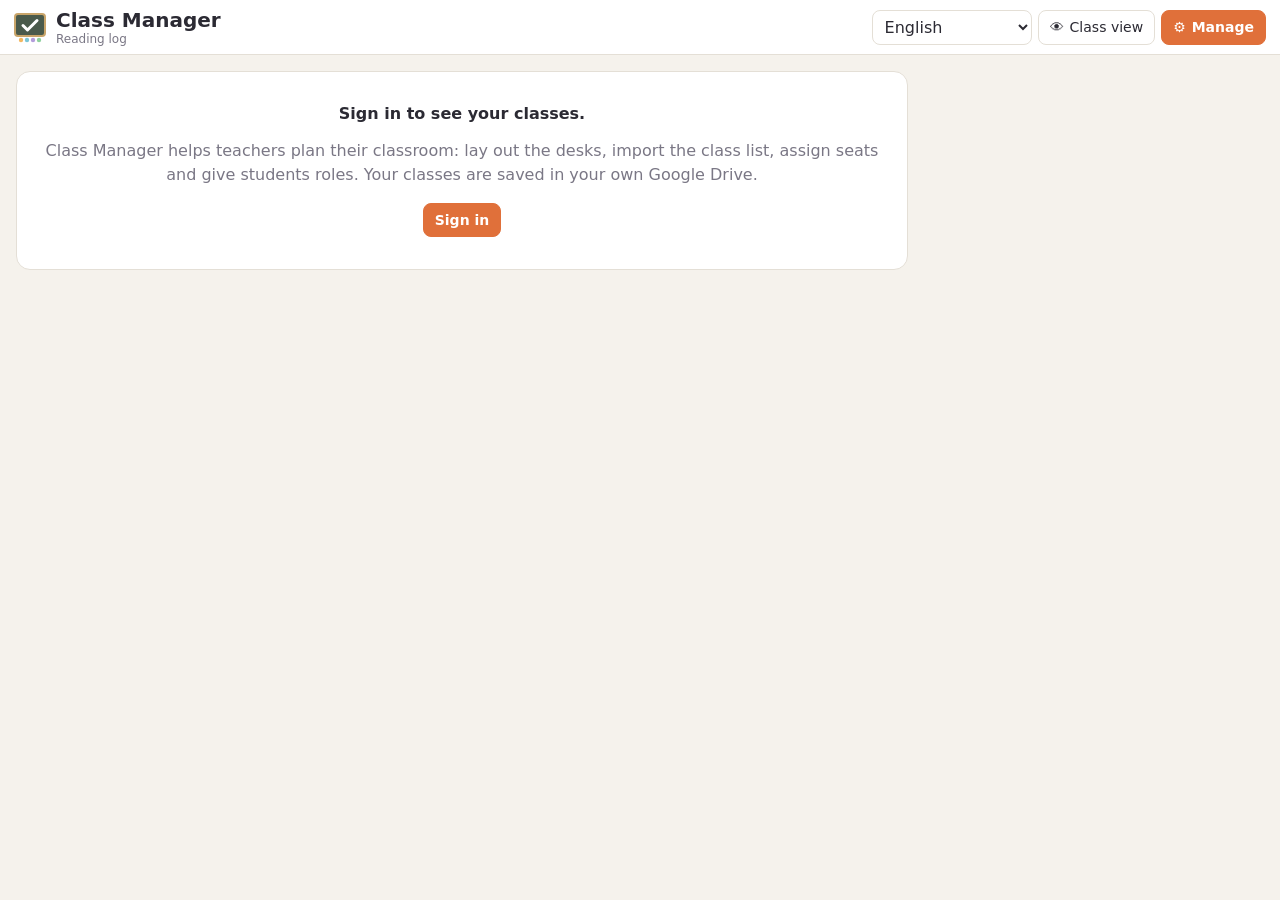
<file: readingcheckin.html>
<!doctype html>
<html lang="zh-Hans">
<head>
  <!-- Google tag (gtag.js) -->
  <script async src="https://www.googletagmanager.com/gtag/js?id=G-LVJJ4GY9FC"></script>
  <script>
    window.dataLayer = window.dataLayer || [];
    function gtag(){dataLayer.push(arguments);}
    gtag('js', new Date());
    gtag('config', 'G-LVJJ4GY9FC');
  </script>
  <meta charset="utf-8">
  <meta name="viewport" content="width=device-width, initial-scale=1">
  <title>Class Manager</title>
  <link rel="icon" href="favicon.svg" type="image/svg+xml">
  <link rel="stylesheet" href="style.css">
</head>
<body class="page-scroll reading-page">
  <header class="top">
    <a class="brand" href="index.html">
      <img class="logo" src="favicon.svg" alt="" width="32" height="32">
      <div><b id="brandName">Class Manager</b><small id="brandSub"></small></div>
    </a>
    <h1 id="classTitle" class="class-title view-title"></h1>
    <select id="classSel" aria-label="Class" hidden></select>
    <div class="tools">
      <select id="langSel" aria-label="Language">
        <option value="en">English</option>
        <option value="zh">中文</option>
        <option value="ms">Bahasa Melayu</option>
        <option value="ta">தமிழ்</option>
      </select>
      <a id="lnkView" class="navbtn" href="index.html">👁 <span></span></a>
      <a id="lnkAdmin" class="navbtn primary" href="admin.html">⚙ <span></span></a>
    </div>
  </header>

  <main class="reading-main">
    <div id="readMain"></div>
    <aside id="readSide"></aside>
  </main>
  <div id="toast" role="status"></div>

  <script src="js/config.js"></script>
  <script src="js/i18n.js"></script>
  <script src="js/auth.js"></script>
  <script src="js/cloud.js"></script>
  <script src="js/points.js"></script>
  <script src="js/reading.js"></script>
  <script src="js/store.js"></script>
  <script src="js/live.js"></script>
  <script src="js/readingpage.js"></script>
</body>
</html>
</file>
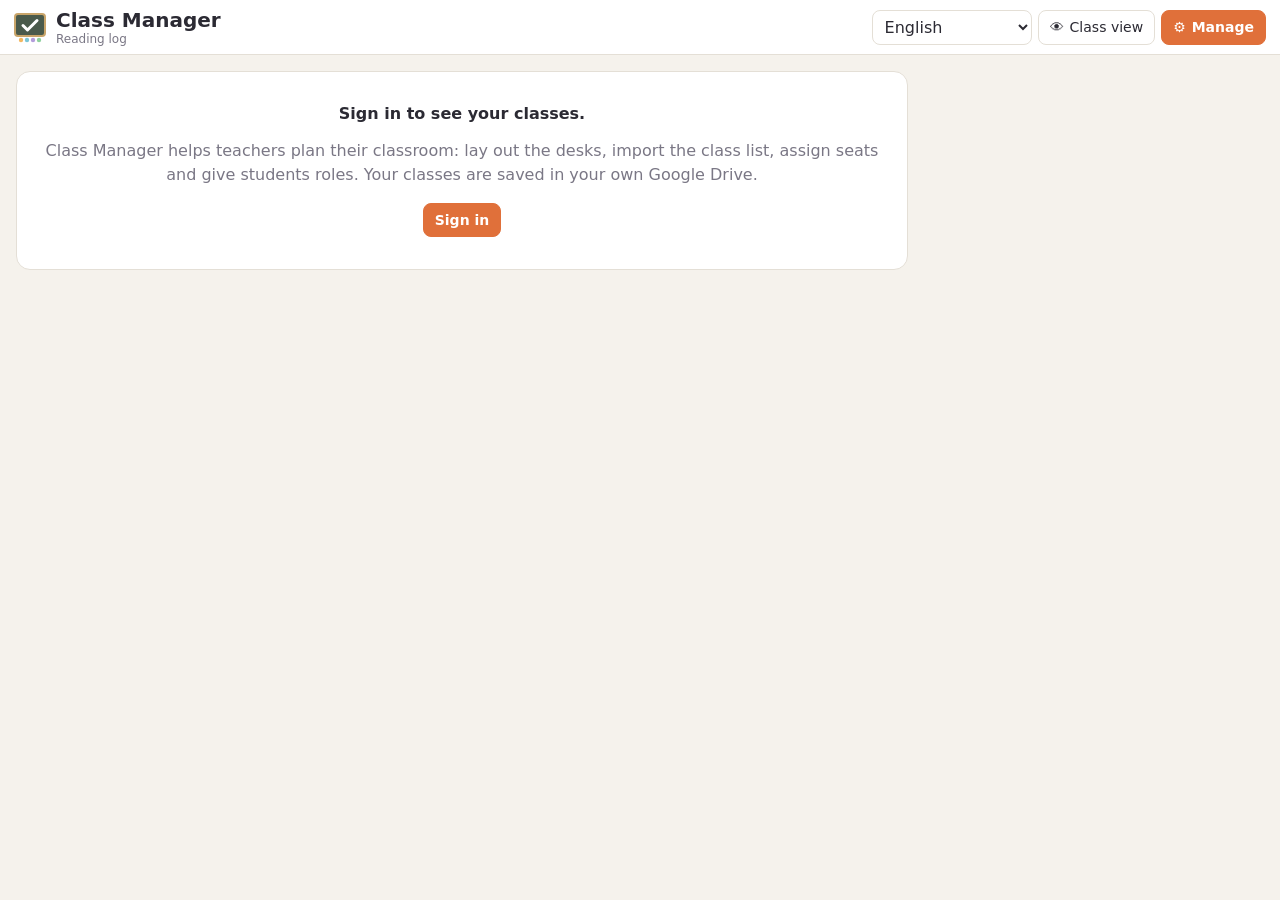
<file: readlog.html>
<!doctype html>
<html lang="zh-Hans">
<head>
  <!-- Google tag (gtag.js) -->
  <script async src="https://www.googletagmanager.com/gtag/js?id=G-LVJJ4GY9FC"></script>
  <script>
    window.dataLayer = window.dataLayer || [];
    function gtag(){dataLayer.push(arguments);}
    gtag('js', new Date());
    gtag('config', 'G-LVJJ4GY9FC');
  </script>
  <meta charset="utf-8">
  <meta name="viewport" content="width=device-width, initial-scale=1">
  <title>Class Manager</title>
  <link rel="icon" href="favicon.svg" type="image/svg+xml">
  <link rel="manifest" href="manifest.webmanifest">
  <link rel="apple-touch-icon" href="icons/maskable-192.png">
  <meta name="theme-color" content="#4a5a4b">
  <link rel="stylesheet" href="style.css?v=20261126d">
</head>
<body class="page-scroll reading-page">
  <header class="top">
    <a class="brand" href="index.html">
      <img class="logo" src="favicon.svg" alt="" width="32" height="32">
      <div><b id="brandName">Class Manager</b><small id="brandSub"></small></div>
    </a>
    <h1 id="classTitle" class="class-title view-title"></h1>
    <select id="classSel" aria-label="Class" hidden></select>
    <div class="tools">
      <select id="langSel" aria-label="Language">
        <option value="en">English</option>
        <option value="zh">中文</option>
        <option value="ms">Bahasa Melayu</option>
        <option value="ta">தமிழ்</option>
      </select>
      <a id="lnkView" class="navbtn" href="index.html">👁 <span></span></a>
      <a id="lnkAdmin" class="navbtn primary" href="admin.html">⚙ <span></span></a>
    </div>
  </header>

  <main class="reading-main">
    <div id="readMain"></div>
    <aside id="readSide"></aside>
  </main>
  <div id="toast" role="status"></div>

  <script src="js/mobile.js?v=20261122i"></script>
  <script src="js/config.js?v=20261123b"></script>
  <script src="js/version.js?v=20261126d"></script>
  <script src="js/i18n.js?v=20261126d"></script>
  <script src="js/auth.js?v=20261122i"></script>
  <script src="js/sheetio.js?v=20261126c"></script>
  <script src="js/studentdata.js?v=20261126a"></script>
  <script src="js/cloud.js?v=20261126c"></script>
  <script src="js/points.js?v=20261126b"></script>
  <script src="js/reading.js?v=20261122i"></script>
  <script src="js/store.js?v=20261126b"></script>
  <script src="js/notices.js?v=20261126b"></script>
  <script src="js/live.js?v=20261126c"></script>
  <script src="js/readlog.js?v=20261122i"></script>
</body>
</html>
</file>
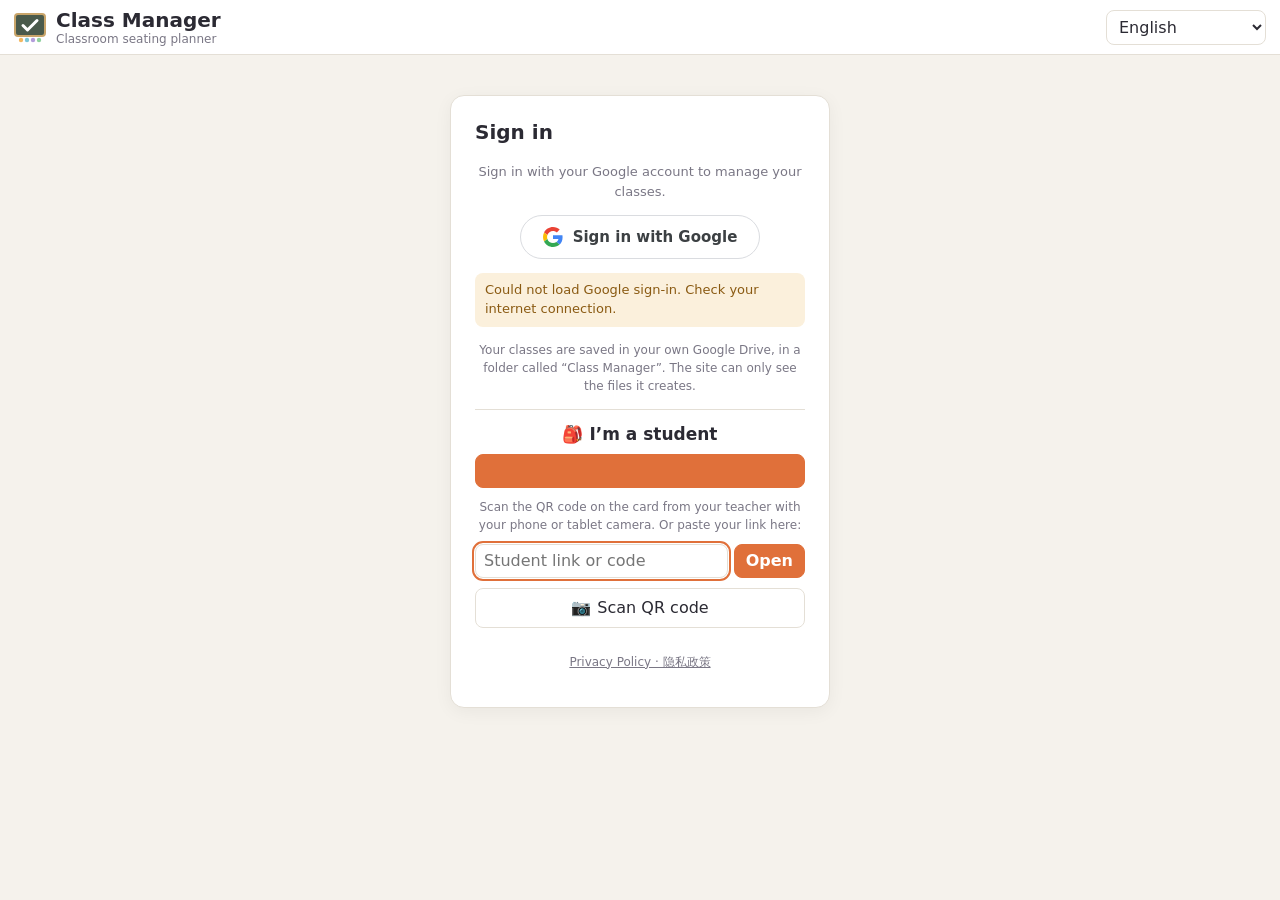
<file: student.html>
<!doctype html>
<html lang="zh-Hans">
<head>
  <!-- Google tag (gtag.js): the part after # (the student's code) is never sent -->
  <script async src="https://www.googletagmanager.com/gtag/js?id=G-LVJJ4GY9FC"></script>
  <script>
    window.dataLayer = window.dataLayer || [];
    function gtag(){dataLayer.push(arguments);}
    gtag('js', new Date());
    gtag('config', 'G-LVJJ4GY9FC', { page_location: location.origin + location.pathname });
  </script>
  <meta charset="utf-8">
  <meta name="viewport" content="width=device-width, initial-scale=1">
  <meta name="referrer" content="origin">
  <meta name="robots" content="noindex">
  <title>Class Manager</title>
  <link rel="icon" href="favicon.svg" type="image/svg+xml">
  <link rel="manifest" href="manifest.webmanifest">
  <link rel="apple-touch-icon" href="icons/maskable-192.png">
  <meta name="theme-color" content="#4a5a4b">
  <link rel="stylesheet" href="style.css?v=20261126d">
</head>
<body class="page-scroll student-page">
  <header class="top">
    <div class="brand">
      <img class="logo" src="favicon.svg" alt="" width="32" height="32">
      <div><b id="brandName">Class Manager</b><small id="brandSub"></small></div>
    </div>
    <div class="tools">
      <select id="langSel" aria-label="Language">
        <option value="en">English</option>
        <option value="zh">中文</option>
        <option value="ms">Bahasa Melayu</option>
        <option value="ta">தமிழ்</option>
      </select>
      <button id="btnRefresh" type="button">↻ <span></span></button>
      <button id="btnOut" type="button">👋 <span></span></button>
    </div>
  </header>

  <main class="stu-main"><div id="stuMain"></div></main>

  <script src="js/config.js?v=20261123b"></script>
  <script src="js/version.js?v=20261126d"></script>
  <script src="js/i18n.js?v=20261126d"></script>
  <script src="js/reading.js?v=20261122i"></script>
  <script src="js/studentdata.js?v=20261126a"></script>
  <script src="js/notices.js?v=20261126b"></script>
  <script src="js/student.js?v=20261126a"></script>
</body>
</html>
</file>
<file: style.css>
:root {
  --bg: #f5f2ec;
  --panel: #ffffff;
  --ink: #2b2a33;
  --muted: #7a7785;
  --line: #e4dfd6;
  --accent: #e0703a;
  --accent-ink: #fff;
  --floor: #fbfaf7;
  --grid: #ece7de;
  --boy: #3d7fd9;
  --girl: #d9488f;
  --danger: #c8443a;
  --ok: #2f8a57;
  --warn: #b7791f;
  --radius: 10px;
  font-family: system-ui, -apple-system, "Segoe UI", "PingFang SC", "Hiragino Sans GB", "Microsoft YaHei", "Noto Sans SC", "Noto Sans Tamil", "Nirmala UI", "Latha", "Tamil Sangam MN", sans-serif;
  color: var(--ink);
}
* { box-sizing: border-box; }
html, body { height: 100%; margin: 0; }
body { background: var(--bg); display: flex; flex-direction: column; overflow: hidden; }
button, input, select, textarea { font: inherit; color: inherit; }
button {
  border: 1px solid var(--line); background: #fff; border-radius: 8px; padding: 6px 11px; cursor: pointer;
  display: inline-flex; align-items: center; gap: 6px; line-height: 1.25; min-height: 34px;
}
button:hover:not(:disabled) { border-color: #cbbfae; background: #fffaf3; }
button:disabled { opacity: .45; cursor: default; }
button.primary { background: var(--accent); color: var(--accent-ink); border-color: var(--accent); font-weight: 600; }
button.primary:hover:not(:disabled) { background: #cf6230; }
button.danger { color: var(--danger); }
button.ghostbtn { border-style: dashed; }
button.icon { min-width: 34px; justify-content: center; padding: 4px 8px; }
button.link { border: none; background: none; padding: 2px 4px; min-height: 0; color: var(--ink); text-decoration: underline dotted; }
kbd { font-size: 11px; color: var(--muted); border: 1px solid var(--line); border-radius: 4px; padding: 0 4px; }
input[type=text], input[type=password], input:not([type]), input[type=number], select, textarea {
  border: 1px solid var(--line); border-radius: 8px; padding: 6px 8px; background: #fff; min-height: 34px;
}
textarea { width: 100%; resize: vertical; }
:focus-visible { outline: 2px solid var(--accent); outline-offset: 1px; }

/* header */
.top {
  display: flex; align-items: center; gap: 14px; padding: 8px 14px; background: var(--panel);
  border-bottom: 1px solid var(--line); flex-wrap: wrap;
}
.brand { display: flex; align-items: center; gap: 10px; }
.brand b { font-size: 20px; display: block; white-space: nowrap; }
.brand small { color: var(--muted); font-size: 12px; display: block; }
.logo { display: block; width: 32px; height: 32px; flex: none; }
.class-title { flex: 1 1 140px; max-width: 320px; font-weight: 600; }
.zipbtn {
  display: inline-flex; align-items: center; gap: 4px; min-height: 34px; padding: 6px 11px; border-radius: 8px;
  border: 1px dashed #cbbfae; background: #fffaf3; color: var(--ink); text-decoration: none; font-size: 14px; white-space: nowrap;
}
.mdo { position: fixed; inset: 0; background: rgba(0,0,0,.5); display: flex; align-items: center; justify-content: center; z-index: 2000; padding: 16px; }
.mdo[hidden] { display: none; }
.mdc {
  background: linear-gradient(135deg, #fef3c7, #ffedd5); border: 4px solid #f9c74f; border-radius: 16px; padding: 24px;
  width: 100%; max-width: 420px; max-height: 90vh; overflow-y: auto; box-shadow: 0 12px 40px rgba(0,0,0,.25);
}
.mdc h3 { margin: 4px 0 10px; text-align: center; color: #92400e; font-size: 20px; }
.mdc p { margin: 0 0 8px; line-height: 1.55; }
.mdc ol { margin: 0 0 16px; padding-left: 22px; line-height: 1.7; }
.mdc ol li.note { list-style: none; margin-left: -22px; margin-top: 8px; font-size: 13px; color: var(--muted); }
.mdicon { font-size: 2.4rem; text-align: center; }
.mdbtns { display: flex; gap: 8px; justify-content: center; flex-wrap: wrap; }
.mdbtn {
  display: inline-flex; align-items: center; gap: 6px; padding: 8px 18px; border-radius: 999px; font-weight: 700;
  border: 3px solid #4b5563; background: #6b7280; color: #fff; text-decoration: none; cursor: pointer; font-size: 15px; min-height: 0;
}
.mdbtn:hover:not(:disabled) { background: #4b5563; border-color: #374151; }
.mdbtn.primary { background: #2a9d8f; border-color: #1e756a; }
.mdbtn.primary:hover { background: #1e756a; border-color: #1e756a; }
.zipbtn { cursor: pointer; }
.zipbtn:hover { border-color: var(--accent); color: var(--accent); }
.tools { display: flex; gap: 6px; margin-left: auto; flex-wrap: wrap; }

main { flex: 1; display: flex; min-height: 0; }

/* side panel */
.panel { width: 370px; flex: none; background: var(--panel); border-right: 1px solid var(--line); display: flex; flex-direction: column; min-height: 0; }
.tabs { display: grid; grid-template-columns: repeat(6, 1fr); border-bottom: 1px solid var(--line); }
.tab { border: none; border-radius: 0; border-bottom: 3px solid transparent; flex-direction: column; gap: 2px; padding: 8px 4px; font-size: 13px; background: none; }
.tab b { width: 20px; height: 20px; border-radius: 50%; background: var(--line); font-size: 12px; display: grid; place-items: center; }
.tab.active { border-bottom-color: var(--accent); font-weight: 600; }
.tab.active b { background: var(--accent); color: #fff; }
.side { flex: 1; overflow-y: auto; padding: 4px 16px 16px; }
.side section { padding: 12px 0; border-bottom: 1px solid var(--line); }
.side section:last-child { border-bottom: none; }
.side h3 { font-size: 14px; margin: 0 0 8px; display: flex; gap: 8px; align-items: baseline; }
.side h3 em { font-style: normal; font-weight: 400; color: var(--accent); font-size: 13px; }
.side h4 { font-size: 13px; margin: 10px 0 6px; color: var(--muted); }
.hint { color: var(--muted); font-size: 13px; margin: 4px 0 8px; line-height: 1.5; }
.hint.small, .small { font-size: 12px; }
.muted { color: var(--muted); font-size: 12px; }
.btnrow { display: flex; flex-wrap: wrap; gap: 6px; margin-top: 8px; }
.formrow { display: flex; flex-wrap: wrap; gap: 10px; margin: 6px 0; align-items: center; font-size: 13px; }
.formrow input[type=number] { width: 64px; margin-left: 4px; }
label.radio, label.check { display: flex; gap: 6px; align-items: flex-start; font-size: 14px; margin: 4px 0; cursor: pointer; }
label.radio input, label.check input { margin-top: 3px; }
.filebtn { position: relative; overflow: hidden; border: 1px dashed #cbbfae; border-radius: 8px; padding: 6px 11px; cursor: pointer; font-size: 14px; background: #fffaf3; }
.filebtn input { position: absolute; inset: 0; opacity: 0; cursor: pointer; }
.addrow { display: flex; gap: 6px; margin: 8px 0; }
.addrow input { flex: 1; min-width: 0; }
.spacer { flex: 1; }
.msg { margin-top: 8px; padding: 8px 10px; border-radius: 8px; font-size: 13px; line-height: 1.45; background: #f1efe9; }
.msg.ok { background: #e6f4ec; color: var(--ok); }
.msg.warn { background: #fbf0dc; color: #8a5a12; }
.msg.info { background: #e9f1fb; color: #2c5d99; }
.foot { font-size: 11px; color: var(--muted); padding: 6px 16px; border-top: 1px solid var(--line); }

ul.slist, ul.glist, ul.clist, ul.rlist { list-style: none; margin: 0; padding: 0; }
.slist li, .glist li, .clist li, .rlist li { display: flex; align-items: center; gap: 6px; padding: 4px 0; flex-wrap: wrap; font-size: 14px; }
.slist li { border-bottom: 1px dashed #efebe4; }
.slist button.icon, .glist button.icon, .clist button.icon, .rlist button.icon { min-height: 28px; min-width: 28px; padding: 2px 6px; border-color: transparent; background: none; color: var(--muted); }
.slist button.icon:hover, .clist button.icon:hover, .rlist button.icon:hover, .glist button.icon:hover { border-color: var(--line); }
.swatch { width: 14px; height: 14px; border-radius: 4px; }
.seated { color: var(--ok); font-size: 13px; }
.clist li { background: #faf8f4; border-radius: 8px; padding: 6px 8px; margin-bottom: 6px; }
.clist li.bad { background: #fdecea; }
.okmark { color: var(--ok); }
.cons-form { display: grid; gap: 6px; }
.cons-form select { width: 100%; }

.gbtn { min-height: 26px; min-width: 26px; padding: 0; justify-content: center; border-radius: 50%; font-size: 13px; font-weight: 700; }
.gbtn.gM { color: var(--boy); border-color: #b8cff2; background: #eef4fd; }
.gbtn.gF { color: var(--girl); border-color: #f2bcd7; background: #fdf0f6; }
.gbtn.gU { color: var(--muted); border-style: dashed; }

.chips { display: flex; flex-wrap: wrap; gap: 6px; }
.chip {
  display: inline-block; padding: 4px 10px; border-radius: 999px; background: #f1ede6; border: 1px solid #e3ddd2;
  cursor: grab; user-select: none; touch-action: none; font-size: 14px; max-width: 100%; overflow: hidden; text-overflow: ellipsis; white-space: nowrap;
}
.chip.gM { background: #eef4fd; border-color: #c9dbf5; }
.chip.gF { background: #fdf0f6; border-color: #f3cde0; }
.chip.picked { outline: 3px solid var(--accent); outline-offset: 1px; }
body[data-tab="layout"] .chip { cursor: default; }
.badge { display: inline-block; font-size: 11px; padding: 1px 7px; border-radius: 999px; background: #fff3d6; color: #8a5a12; border: 1px solid #f1d899; white-space: nowrap; }
.toggles { display: flex; flex-wrap: wrap; gap: 6px; }
.toggle.on { background: #fff3d6; border-color: #e5b94f; font-weight: 600; }
.picked-card { background: #fffaf3; margin: 8px -16px 0; padding: 12px 16px !important; }
dl.summary { margin: 0; display: grid; grid-template-columns: auto 1fr; gap: 6px 10px; font-size: 14px; }
dl.summary dt { font-weight: 600; }
dl.summary dd { margin: 0; display: flex; flex-wrap: wrap; gap: 4px; align-items: center; }
[data-dropzone="unseat"].drop-hover { background: #fff3e8; box-shadow: inset 0 0 0 2px var(--accent); border-radius: 8px; }

/* stage / floor */
.stage-wrap { flex: 1; position: relative; min-width: 0; min-height: 0; display: flex; flex-direction: column; }
.stage { flex: 1; min-height: 0; overflow: auto; background: var(--bg); }
.sizer { position: relative; }
.board {
  position: absolute; left: 0; top: 0; transform-origin: 0 0; background-color: var(--floor);
  background-image: linear-gradient(var(--grid) 1px, transparent 1px), linear-gradient(90deg, var(--grid) 1px, transparent 1px);
  background-size: 20px 20px; user-select: none;
}
.board.layout-mode { touch-action: none; cursor: crosshair; }
.front {
  position: absolute; top: 16px; height: 40px; border-radius: 8px; background: #4a5a4c; color: #f1f5ee;
  display: grid; place-items: center; font-size: 14px; letter-spacing: 1px; pointer-events: none;
  box-shadow: inset 0 0 0 3px #6c7d6e;
}
.desk {
  position: absolute; width: 100px; height: 64px; border-radius: 8px; background: #fff;
  border: 2px solid #c9c1b4; box-shadow: 0 2px 0 rgba(0,0,0,.06);
  display: flex; flex-direction: column; align-items: center; justify-content: center; gap: 2px; padding: 4px;
  text-align: center; overflow: hidden; touch-action: none;
}
.desk.grouped { border-color: var(--gc); background: color-mix(in srgb, var(--gc) 14%, #fff); }
.layout-mode .desk { cursor: move; }
.seat-mode .desk { cursor: pointer; }
.desk.sel { box-shadow: 0 0 0 3px var(--accent), 0 4px 10px rgba(0,0,0,.12); z-index: 2; }
.dragging .desk.sel { opacity: .85; }
.desk.empty::after { content: ''; width: 26px; height: 6px; border-radius: 3px; background: #e3ddd2; }
.desk.gM .dname { color: #1f4f96; }
.desk.gF .dname { color: #9b2463; }
.desk.gM::before, .desk.gF::before { content: ''; position: absolute; left: 0; top: 0; bottom: 0; width: 5px; }
.desk.gM::before { background: var(--boy); }
.desk.gF::before { background: var(--girl); }
.dname { font-size: 14px; font-weight: 600; line-height: 1.15; word-break: break-word; display: -webkit-box; -webkit-line-clamp: 2; -webkit-box-orient: vertical; overflow: hidden; }
.dname.long { font-size: 12px; }
.dname.xlong { font-size: 10.5px; }
.dbadges { display: flex; gap: 2px; flex-wrap: wrap; justify-content: center; max-height: 18px; overflow: hidden; }
.dbadges .badge { font-size: 10px; padding: 0 5px; }
.desk.picked { box-shadow: 0 0 0 4px var(--accent); z-index: 2; }
.desk.broken { border-color: var(--danger) !important; border-style: dashed; }
.desk.drop-hover { box-shadow: 0 0 0 4px #ffb27a; transform: scale(1.04); z-index: 3; }
.gframe { position: absolute; border-radius: 12px; border: 2px dashed var(--gc); background: color-mix(in srgb, var(--gc) 8%, transparent); pointer-events: none; }
.glabel {
  position: absolute; height: 22px; padding: 1px 9px; border-radius: 6px 6px 0 0; font-size: 12px; font-weight: 600;
  background: var(--gc); color: #2b2a33; white-space: nowrap;
}
.layout-mode .glabel { cursor: move; }
.seat-mode .glabel { pointer-events: none; }
.marquee { position: absolute; border: 1.5px dashed var(--accent); background: rgba(224,112,58,.08); pointer-events: none; z-index: 5; }
.ghost {
  position: fixed; z-index: 1000; pointer-events: none; transform: translate(-50%, -120%);
  background: #fff; border: 2px solid var(--accent); border-radius: 999px; padding: 5px 12px; font-weight: 600;
  box-shadow: 0 6px 16px rgba(0,0,0,.18); white-space: nowrap;
}
.ghost.gM { border-color: var(--boy); } .ghost.gF { border-color: var(--girl); }
body.name-dragging, body.name-dragging * { cursor: grabbing !important; }

.zoom { position: absolute; right: 16px; bottom: 16px; display: flex; gap: 4px; align-items: center; background: #fff; border: 1px solid var(--line); border-radius: 10px; padding: 4px; box-shadow: 0 2px 8px rgba(0,0,0,.08); }
.zoom span { font-size: 12px; min-width: 42px; text-align: center; color: var(--muted); }
.print-title { display: none; }

/* page links, signed-in user */
a.brand { color: inherit; text-decoration: none; }
.navbtn {
  display: inline-flex; align-items: center; gap: 6px; min-height: 34px; padding: 6px 11px; border-radius: 8px;
  border: 1px solid var(--line); background: #fff; color: var(--ink); text-decoration: none; font-size: 14px; white-space: nowrap;
}
.navbtn:hover { border-color: #cbbfae; background: #fffaf3; }
.navbtn.primary { background: var(--accent); color: var(--accent-ink); border-color: var(--accent); font-weight: 600; }
.navbtn.primary:hover { background: #cf6230; }
.user { display: flex; align-items: center; gap: 6px; }
.user .muted { font-size: 13px; white-space: nowrap; }

/* sign-in / create account */
body.page-scroll { overflow: auto; }
.auth-main { flex: 1; display: flex; align-items: flex-start; justify-content: center; padding: 40px 16px; }
.auth-card {
  width: 100%; max-width: 380px; background: var(--panel); border: 1px solid var(--line); border-radius: 14px;
  padding: 24px; display: flex; flex-direction: column; gap: 14px; box-shadow: 0 4px 18px rgba(0,0,0,.05);
}
.auth-card h2 { margin: 0 0 4px; font-size: 20px; }
.field { display: flex; flex-direction: column; gap: 4px; font-size: 14px; font-weight: 600; }
.field[hidden] { display: none; }
.field input { width: 100%; font-weight: 400; }
.field .hint { margin: 0; font-weight: 400; }
button.wide { width: 100%; justify-content: center; min-height: 40px; }
.auth-card button.link { align-self: center; color: var(--accent); }
.auth-card .msg { margin: 0; }
.auth-card > .hint { margin: 0; text-align: center; }

/* class view (index.html) */
.view-title { margin: 0; font-size: 18px; flex: 1 1 180px; max-width: none; overflow: hidden; text-overflow: ellipsis; white-space: nowrap; }
.view-page .board .desk { cursor: default; }
.view-title:empty { display: none; }
.view-page .panel { width: 320px; }
.chip.static { cursor: default; }
ul.vgroups { list-style: none; margin: 0; padding: 0; display: grid; gap: 10px; }
.vgname { display: flex; align-items: center; gap: 6px; font-weight: 600; font-size: 14px; margin-bottom: 6px; }
.empty-note {
  position: absolute; top: 50%; left: 50%; transform: translate(-50%, -50%); text-align: center; max-width: 360px;
  background: var(--panel); border: 1px solid var(--line); border-radius: 12px; padding: 20px 24px;
}
.empty-note[hidden] { display: none; }
.empty-note p { margin: 8px 0 0; color: var(--muted); font-size: 14px; line-height: 1.5; }

/* Google Drive sync */
.cloudbar { display: none; align-items: center; gap: 6px; }
body.cloud-on .cloudbar { display: flex; }
#classSel { max-width: 200px; }
.sync { font-size: 12px; color: var(--muted); white-space: nowrap; }
.sync.saved { color: var(--ok); }
.sync.saved::before { content: '✓ '; }
.sync.error { color: var(--danger); }
.gbtn-wrap { display: flex; justify-content: center; min-height: 44px; }
.empty-note .navbtn { margin-top: 12px; }

/* small screens: panel goes below the floor */
@media (max-width: 820px) {
  main { flex-direction: column; }
  .panel { order: 2; width: auto; height: 46vh; border-right: none; border-top: 1px solid var(--line); }
  .top { gap: 6px; padding: 6px 10px; }
  .brand small { display: none; }
  .class-title { order: 3; max-width: none; flex-basis: 100%; min-height: 30px; padding: 3px 8px; }
  .tools { margin-left: 0; gap: 4px; }
  .navbtn { min-height: 30px; padding: 3px 7px; font-size: 13px; }
  .user .muted { display: none; }
  .view-page .panel { width: auto; }
  .tools button, .tools select, .zipbtn { min-height: 30px; padding: 3px 7px; font-size: 13px; }
  .zoom { right: 8px; bottom: 8px; }
  .zoom button { min-height: 28px; padding: 2px 8px; font-size: 13px; }
}

@media print {
  @page { size: landscape; margin: 10mm; }
  body { overflow: visible; background: #fff; height: auto; }
  .top, .panel, .zoom, .empty-note, .cloudbar { display: none !important; }
  main, .stage-wrap, .stage { display: block; overflow: visible; height: auto; background: #fff; }
  .print-title { display: block; font-size: 20px; margin: 0 0 8px; text-align: center; }
  .board { background: #fff !important; position: relative; }
  .desk, .glabel, .gframe, .front { -webkit-print-color-adjust: exact; print-color-adjust: exact; }
  .desk.sel, .desk.picked { box-shadow: none; }
  .desk.broken { border-style: solid; }
}
.gsign {
  align-self: center; gap: 10px; padding: 10px 22px; border-radius: 999px; border: 1px solid #dadce0; background: #fff;
  font-weight: 600; font-size: 15px; color: #3c4043; min-height: 44px;
}
.gsign:hover:not(:disabled) { background: #f8f9fa; border-color: #c6c9cc; }
/* privacy policy */
.doc { flex: 1; max-width: 760px; margin: 0 auto; padding: 24px 16px 48px; line-height: 1.65; }
.doc h1 { font-size: 24px; margin: 8px 0 4px; }
.doc h2 { font-size: 17px; margin: 22px 0 6px; }
.doc ul { padding-left: 22px; }
.doc a { color: var(--accent); }
.doc hr { border: none; border-top: 1px solid var(--line); margin: 36px 0; }
.auth-card .privacy { text-align: center; font-size: 12px; }
.auth-card .privacy a { color: var(--muted); }
.foot a { color: var(--muted); }

/* points */
ul.plist { list-style: none; margin: 0; padding: 0; display: grid; gap: 6px; }
.plist li { display: flex; align-items: center; gap: 6px; }
.plist .pname { flex: 1; min-width: 0; width: 0; }
.plist .ppts { width: 56px; flex: none; }
.plist button.icon.danger { flex: none; min-width: 28px; padding: 2px 6px; border-color: transparent; background: none; }
.ppts { width: 64px; text-align: center; }
.picon { font-size: 18px; line-height: 1; }
button.picon { min-width: 36px; padding: 2px 6px; }
.addrow .ppts { flex: none; }
ol.lboard { list-style: none; margin: 0; padding: 0; max-height: 320px; overflow-y: auto; }
.lboard li { display: flex; align-items: center; gap: 8px; padding: 5px 6px; border-radius: 8px; font-size: 14px; }
.lboard li:nth-child(odd) { background: #faf8f4; }
.lboard .rank { width: 22px; text-align: center; color: var(--muted); font-size: 12px; }
.lboard .tot { font-variant-numeric: tabular-nums; }
.lboard li.top1 { background: #fff3d6; } .lboard li.top1 .rank { color: #b7791f; }
.lboard li.top2 { background: #eef1f5; }
.lboard li.top3 { background: #f8ece3; }
ul.istats, ul.recent { list-style: none; margin: 0; padding: 0; display: grid; gap: 8px; font-size: 14px; }
.istats .muted { font-size: 12px; margin-top: 2px; }
.recent li { display: flex; align-items: center; gap: 8px; }
.recent button.icon { min-height: 26px; min-width: 26px; padding: 0 6px; border-color: transparent; background: none; color: var(--muted); }
.recent button.icon:hover { border-color: var(--line); }
.pos { color: var(--ok); } .neg { color: var(--danger); }

.view-page .board .desk:not(.empty) { cursor: pointer; }
.view-page .board .desk:not(.empty):hover { box-shadow: 0 0 0 3px rgba(224,112,58,.35); }
.dscore {
  position: absolute; top: -9px; right: -9px; min-width: 24px; height: 24px; padding: 0 6px; border-radius: 12px;
  background: var(--accent); color: #fff; font-size: 12px; font-weight: 700; display: grid; place-items: center;
  box-shadow: 0 1px 3px rgba(0,0,0,.2); font-variant-numeric: tabular-nums;
}
.dscore.neg { background: var(--danger); }
.fly { position: absolute; left: 50%; top: 0; transform: translate(-50%, 0); font-weight: 800; font-size: 22px; pointer-events: none; animation: fly 1.1s ease-out forwards; text-shadow: 0 1px 0 #fff; }
@keyframes fly { to { transform: translate(-50%, -48px); opacity: 0; } }
.award {
  position: absolute; z-index: 50; width: 280px; max-width: calc(100% - 16px); background: var(--panel); border: 1px solid var(--line);
  border-radius: 12px; box-shadow: 0 10px 30px rgba(0,0,0,.18); padding: 10px;
}
.award[hidden] { display: none; }
.award-head { display: flex; align-items: center; gap: 8px; margin-bottom: 8px; flex-wrap: wrap; }
.award-head b { flex: 1 1 auto; }
.award-head .muted { font-size: 12px; }
.award-head button.icon { min-height: 26px; min-width: 26px; padding: 0; border-color: transparent; }
.award-items { display: grid; gap: 6px; }
.award-items button { width: 100%; justify-content: flex-start; gap: 8px; min-height: 40px; }
.award-items button span:nth-child(2) { flex: 1; text-align: left; }
@media print { .dscore, .award, .fly { display: none !important; } }
.view-page .board .desk { overflow: visible; }
button.ptarget { flex: none; min-height: 30px; padding: 2px 8px; font-size: 12px; border-radius: 999px; background: #eef4fd; color: #2c5d99; border-color: #b8cff2; }
button.ptarget.grp { background: #fff3d6; color: #8a5a12; border-color: #f1d899; }
.view-page .board .glabel { pointer-events: auto; cursor: pointer; }
.view-page .board .glabel:hover { filter: brightness(.95); box-shadow: 0 0 0 3px rgba(224,112,58,.35); }

/* reading check-in */
.reading-main { flex: 1; display: grid; grid-template-columns: minmax(0, 1fr) 340px; gap: 16px; padding: 16px; align-items: start; max-width: 1280px; width: 100%; margin: 0 auto; }
.rcard { background: var(--panel); border: 1px solid var(--line); border-radius: 14px; padding: 16px; margin-bottom: 16px; }
.rcard h2 { font-size: 17px; margin: 0 0 6px; color: #6d3fc4; }
.empty-card { text-align: center; padding: 32px 20px; }
.empty-card p { color: var(--muted); line-height: 1.5; }
.rrow { display: flex; align-items: center; gap: 12px; flex-wrap: wrap; background: #faf8f4; border: 1px solid var(--line); border-radius: 12px; padding: 8px 10px; margin-top: 8px; }
.rname { display: flex; align-items: center; gap: 8px; min-width: 120px; }
.rav { width: 30px; height: 30px; border-radius: 50%; background: linear-gradient(135deg, #9b5de5, #f15bb5); color: #fff; display: inline-grid; place-items: center; font-weight: 700; font-size: 14px; flex: none; }
.rav.gM { background: linear-gradient(135deg, #5b8def, #3d7fd9); } .rav.gF { background: linear-gradient(135deg, #f17fb5, #d9488f); }
.rbooks { display: flex; gap: 4px; flex-wrap: wrap; flex: 1; }
.rbk { width: 34px; height: 34px; min-height: 0; padding: 0; justify-content: center; border-radius: 8px; border: 2px solid #e5e2dc; background: #f3f1ed; font-size: 15px; filter: grayscale(1); opacity: .55; transition: transform .15s; }
.rbk:hover:not(:disabled) { transform: scale(1.1); border-color: #fcd34d; background: #fff8e1; }
.rbk.on { background: linear-gradient(135deg, #fbbf24, #f97316); border-color: #f59e0b; filter: none; opacity: 1; }
.rbk.pop { animation: rpop .3s; } @keyframes rpop { 50% { transform: scale(1.25); } }
.rmed { background: #fef3c7; border: 1px solid #fcd34d; border-radius: 999px; padding: 3px 12px; color: #b45309; white-space: nowrap; font-size: 14px; }
.rsts { display: grid; grid-template-columns: repeat(2, 1fr); gap: 8px; margin-top: 8px; }
.rst { border-radius: 12px; padding: 10px; text-align: center; font-size: 12px; background: color-mix(in srgb, var(--c) 12%, #fff); color: var(--c); }
.rsn { font-size: 24px; font-weight: 800; }
ol.rrank { list-style: none; margin: 8px 0 0; padding: 0; display: grid; gap: 4px; }
.rrank li { display: flex; align-items: center; gap: 8px; padding: 6px 8px; border-radius: 8px; font-size: 14px; flex-wrap: wrap; }
.rrank li:nth-child(odd) { background: #faf8f4; }
.rrank .medal { width: 28px; text-align: center; }
.rrank .muted { font-size: 12px; }
#toast { position: fixed; top: 16px; left: 50%; transform: translate(-50%, -90px); background: #2a9d8f; color: #fff; padding: 10px 18px; border-radius: 999px; font-weight: 700; box-shadow: 0 6px 20px rgba(0,0,0,.15); transition: transform .3s; z-index: 2100; }
#toast.show { transform: translate(-50%, 0); }
@media (max-width: 900px) { .reading-main { grid-template-columns: 1fr; padding: 10px; } }
@media (max-width: 640px) {
  .rrow { display: grid; grid-template-columns: 1fr auto; gap: 8px; }
  .rbk { width: 100%; height: 30px; }
  .rbooks { display: grid; grid-template-columns: repeat(10, 1fr); grid-column: 1 / -1; grid-row: 2; gap: 3px; }
}

/* view page: lucky draw (left of the front) and timer (right of the front) */
.fside { position: absolute; top: 16px; height: 40px; display: flex; align-items: center; gap: 6px; }
.fleft { justify-content: flex-end; }
.fsbtn { height: 36px; padding: 0 12px; border-radius: 999px; font-size: 14px; font-weight: 700; white-space: nowrap; border: 2px solid #f9c74f; background: #fff8e1; color: #92400e; cursor: pointer; }
.fsbtn:hover { background: #fef3c7; transform: translateY(-1px); }
.fsbtn[data-fdraw="M"] { border-color: #8fb3ff; background: #eef4ff; color: #2f5fb3; }
.fsbtn[data-fdraw="F"] { border-color: #f7a8c8; background: #fff0f6; color: #b03a72; }
.fsbtn.ctimer { border-color: #2A9D8F; background: #e6f6f3; color: #1e756a; font-variant-numeric: tabular-nums; min-width: 110px; }
.fsbtn.ctimer.crun { background: linear-gradient(135deg, #2A9D8F, #457B9D); color: #fff; }
.cdone { animation: cblink 1s infinite; } @keyframes cblink { 50% { opacity: .4; } }
.fsbtn.ctimer.cdone { background: #E63946; border-color: #b72f3a; color: #fff; }
.ctcard { max-width: 440px; }
.cthead { display: flex; align-items: center; justify-content: space-between; gap: 8px; margin-bottom: 8px; }
.cthead h3 { margin: 0; text-align: left; }
.dshow { margin: 8px auto 6px; min-height: 120px; border-radius: 16px; background: #fff; border: 3px dashed #f9c74f; display: grid; place-items: center; padding: 12px; }
.dname-big { font-size: clamp(2rem, 9vw, 3.2rem); font-weight: 900; color: #1F2937; text-align: center; word-break: break-word; }
.dshow.rolling .dname-big { color: #9a8f80; }
.dshow.done { border-style: solid; animation: dpop .45s; }
.dshow.done.gM { border-color: #8fb3ff; } .dshow.done.gF { border-color: #f7a8c8; }
@keyframes dpop { 0% { transform: scale(.85); } 60% { transform: scale(1.06); } 100% { transform: scale(1); } }
.dnote { text-align: center; color: #92400e; font-size: 13px; min-height: 1.4em; }
.linkbtn { background: none; border: 0; color: #92400e; text-decoration: underline; cursor: pointer; font-size: 13px; padding: 0; min-height: 0; }
.mdbtn:disabled { opacity: .5; cursor: default; }
.cring { --p: 360deg; width: min(240px, 66vw); aspect-ratio: 1; margin: 8px auto 16px; border-radius: 50%; background: conic-gradient(#2A9D8F var(--p), #E5E7EB 0); display: flex; align-items: center; justify-content: center; }
.cdisp { width: 84%; aspect-ratio: 1; border-radius: 50%; background: #fff; display: flex; align-items: center; justify-content: center; font-size: clamp(2.4rem, 11vw, 3.4rem); font-weight: 900; color: #1F2937; font-variant-numeric: tabular-nums; animation: none; }
.cdisp.cdone { color: #E63946; font-size: clamp(1.8rem, 8vw, 2.4rem); animation: cblink 1s infinite; }
.crow { display: flex; justify-content: center; align-items: center; flex-wrap: wrap; gap: 6px; margin-bottom: 10px; }
.cnum { width: 72px; text-align: center; font-weight: 800; }
.cpre { border: 2px solid #2A9D8F; background: #CCFBF1; color: #1e756a; border-radius: 999px; padding: 4px 12px; font-weight: 700; min-height: 0; }
.cpre.on { background: #2A9D8F; color: #fff; }
@media print { .fside { display: none; } }

/* points statistics pop-up */
.sbtns { display: grid; grid-template-columns: repeat(3, 1fr); gap: 6px; }
.sbtns button { font-size: 12px; padding: 6px 4px; min-height: 34px; line-height: 1.25; justify-content: center; text-align: center; }
select.lbfilter { width: 100%; margin: 0 0 8px; }
.lboard li[data-prog] { cursor: pointer; }
.lboard li[data-prog]:hover { outline: 2px solid #f9c74f; }
.muted.small, .lboard .small { font-size: 12px; }
.statscard { max-width: min(920px, 96vw); background: #fffdf8; border-color: #f4a261; }
.stabs { display: flex; gap: 6px; flex-wrap: wrap; margin-bottom: 12px; }
.stabs button { border-radius: 999px; font-weight: 700; }
.stabs button.on { background: #f4a261; border-color: #e07b2e; color: #fff; }
ul.istats.big { gap: 10px; }
.istats.big li { display: flex; align-items: center; gap: 10px; background: #faf6ee; border-radius: 10px; padding: 8px 10px; }
.istats.big li > div { flex: 1; }
.istats.big .picon { font-size: 22px; }
.mtx { overflow: auto; max-height: 60vh; border: 1px solid var(--line); border-radius: 10px; background: #fff; }
.mtx table { border-collapse: collapse; font-size: 13px; min-width: 100%; }
.mtx th, .mtx td { padding: 6px 8px; text-align: center; border-bottom: 1px solid #f0ebe2; white-space: nowrap; }
.mtx th { position: sticky; top: 0; background: #fdf1e3; z-index: 1; font-size: 12px; }
.mtx th small { display: block; font-weight: 600; max-width: 90px; overflow: hidden; text-overflow: ellipsis; margin: 0 auto; }
.mtx td small { display: block; font-size: 11px; color: var(--muted); }
.mtx td.hasv { background: #fff7e0; font-weight: 700; }
.mtx td:first-child, .mtx th:first-child { position: sticky; left: 0; background: #fffaf2; text-align: left; z-index: 2; }
.mtx th:first-child { z-index: 3; background: #fdf1e3; }
.mtx .tcol { background: #eef8f6; font-weight: 800; }
.mtx tr.trow td { font-weight: 800; background: #f6f1e8; }
.proghead { display: flex; align-items: center; gap: 10px; margin-bottom: 10px; }
.proghead select { flex: 1; margin: 0; }
.scb { background: #fef3c7; border: 1px solid #fcd34d; color: #b45309; border-radius: 999px; padding: 4px 12px; white-space: nowrap; }

/* ---------- mobile version (html.mobile, set by js/mobile.js) ---------- */
.mobile-main { display: none; }
.mobile .view-page main > .panel, .mobile .view-page .stage-wrap { display: none; }
.mobile .view-page main { display: block; overflow-y: auto; }
.mobile .mobile-main { display: block; padding: 10px 12px 24px; max-width: 640px; margin: 0 auto; }
.mobile #btnPrint { display: none; }
.mcard { background: var(--panel); border: 1px solid var(--line); border-radius: 12px; padding: 16px; text-align: center; }
.mdraw { display: flex; gap: 6px; margin-bottom: 10px; }
.mdraw .fsbtn { flex: 1; padding: 0 6px; height: 42px; }
.mseg { display: flex; background: #efe9df; border-radius: 999px; padding: 3px; margin-bottom: 6px; }
.mseg button { flex: 1; border: 0; background: none; border-radius: 999px; font-weight: 700; min-height: 36px; }
.mseg button.on { background: #fff; box-shadow: 0 1px 3px rgba(0,0,0,.12); color: var(--accent); }
ul.mlist { list-style: none; margin: 0; padding: 0; display: grid; gap: 6px; }
.mlist > li { display: flex; align-items: center; gap: 10px; background: #fff; border: 1px solid var(--line); border-left: 5px solid #c9c1b4; border-radius: 10px; padding: 10px 12px; cursor: pointer; }
.mlist > li.gM { border-left-color: #3d7fd9; } .mlist > li.gF { border-left-color: #d9488f; }
.mlist > li:active { background: #fff7e0; }
.mgroups > li { border-left-color: var(--gc); background: color-mix(in srgb, var(--gc) 10%, #fff); }
.mgroups > li > div { flex: 1; min-width: 0; }
.mname { font-weight: 700; flex: 1; min-width: 0; overflow: hidden; text-overflow: ellipsis; white-space: nowrap; }
.mscore { min-width: 36px; text-align: center; background: var(--accent); color: #fff; border-radius: 999px; padding: 2px 8px; font-variant-numeric: tabular-nums; }
.mscore.neg { background: var(--danger, #c0392b); }
.mh { font-size: 14px; margin: 16px 0 6px; }
.mobile #award { position: fixed; left: 8px !important; right: 8px; top: auto !important; bottom: 8px; width: auto; max-width: none; max-height: 70vh; overflow-y: auto; z-index: 1500; box-shadow: 0 -6px 30px rgba(0,0,0,.25); }
.mobile .award-items button { min-height: 44px; }
/* reading log on a phone */
.mobile .reading-main { grid-template-columns: 1fr; padding: 8px; }
.mobile #readSide { display: none; }
.mread > li { display: block; padding: 0; cursor: default; border-left-width: 1px; }
.mrow { display: flex; align-items: center; }
.mname-btn { flex: 1; min-width: 0; display: flex; align-items: center; gap: 8px; border: 0; background: none; padding: 8px 10px; text-align: left; justify-content: flex-start; }
.mplus { width: 48px; height: 48px; margin: 4px 6px; border-radius: 50%; font-size: 26px; font-weight: 800; padding: 0; justify-content: center; background: linear-gradient(135deg, #fbbf24, #f97316); color: #fff; border: 0; flex: none; }
.mplus:active { transform: scale(.92); }
.mdetail { padding: 0 10px 10px; }
.mdetail .rbooks { display: grid; grid-template-columns: repeat(10, 1fr); gap: 3px; }
.mdetail .rbk { width: 100%; height: 30px; }
.mread > li.open { background: #fffaf0; }

/* 安卓应用里的「支持作者」按钮 */
.navbtn.support { color: #c2185b; }
.navbtn.support[hidden] { display: none; }

/* student view: teacher side */
.svsec .btnrow { flex-wrap: wrap; }
.svmodal .mdc { background: #fff; border: 1px solid var(--line); max-width: 380px; width: 100%; text-align: center; }
.svmodal .mdc h3 { color: var(--ink); }
.svqr svg { display: block; width: 100%; height: auto; }
.svmodal .svqr { width: 220px; margin: 0 auto 8px; }
.svurl { width: 100%; font-size: 12px; margin: 6px 0 10px; }
.svmodal .mdbtns { flex-wrap: wrap; }
.svprint { position: fixed; inset: 0; z-index: 2500; background: #fff; overflow: auto; }
.svbar { position: sticky; top: 0; display: flex; align-items: center; gap: 10px; padding: 10px 14px; background: var(--panel); border-bottom: 1px solid var(--line); flex-wrap: wrap; }
.svbar .spacer { flex: 1; }
.svcards { display: grid; grid-template-columns: repeat(auto-fill, minmax(300px, 1fr)); gap: 10px; padding: 14px; }
.svcard { display: flex; align-items: center; gap: 12px; border: 1px dashed #b9b2a6; border-radius: 10px; padding: 10px; break-inside: avoid; page-break-inside: avoid; }
.svcard .svqr { width: 120px; flex: none; }
.svinfo { display: flex; flex-direction: column; gap: 4px; min-width: 0; }
.svinfo b { font-size: 20px; }
.svinfo span { color: var(--muted); font-size: 14px; }
.svinfo small { font-size: 11px; color: var(--muted); line-height: 1.4; }
@media print {
  body.svprinting { overflow: visible; height: auto; display: block; }
  body.svprinting > :not(.svprint) { display: none !important; }
  body.svprinting .svprint { position: static; overflow: visible; }
  body.svprinting .svbar { display: none; }
  body.svprinting .svcards { grid-template-columns: repeat(2, 1fr); padding: 0; }
}

/* student view: login.html */
.stu-login { border-top: 1px solid var(--line); padding-top: 14px; display: flex; flex-direction: column; gap: 10px; }
.stu-login h3 { margin: 0; font-size: 17px; text-align: center; }
.stu-login .hint { margin: 0; text-align: center; }
.stu-login form { display: flex; gap: 6px; }
.stu-login input { flex: 1; min-width: 0; }
.stu-login .msg { margin: 0; }
.stu-scan video { width: 100%; border-radius: 10px; background: #000; display: block; }
.stu-login .navbtn { justify-content: center; }

/* student view: student.html */
.stu-main { flex: 1; display: flex; justify-content: center; padding: 16px; }
#stuMain { width: 100%; max-width: 520px; display: flex; flex-direction: column; gap: 12px; }
.stu-card { background: var(--panel); border: 1px solid var(--line); border-radius: 14px; padding: 14px 16px; box-shadow: 0 2px 10px rgba(0,0,0,.04); }
.stu-card h3 { margin: 0 0 8px; font-size: 15px; color: var(--muted); font-weight: 600; }
.stu-center { text-align: center; }
.stu-card.stu-center { display: flex; flex-direction: column; align-items: center; gap: 10px; }
.stu-card .muted { font-size: 14px; }
.stu-hello { text-align: center; }
.stu-name { font-size: 26px; font-weight: 700; }
.stu-roles { display: flex; gap: 6px; justify-content: center; flex-wrap: wrap; margin-top: 6px; }
.stu-points { text-align: center; }
.stu-big { font-size: 52px; font-weight: 800; color: var(--accent); line-height: 1.1; }
.stu-gname { font-size: 20px; font-weight: 700; margin-bottom: 2px; }
ul.stu-list, ul.stu-days { list-style: none; margin: 0; padding: 0; display: grid; gap: 6px; }
.stu-list li, .stu-dhead { display: flex; align-items: center; gap: 8px; }
.stu-list .spacer, .stu-dhead .spacer { flex: 1; }
.stu-ic { font-size: 20px; }
.stu-days li { border-top: 1px solid var(--line); padding-top: 6px; }
.stu-days li:first-child { border-top: none; padding-top: 0; }
.stu-dits { display: flex; flex-wrap: wrap; gap: 4px 12px; font-size: 13px; color: var(--muted); margin-top: 2px; }
.stu-books { display: flex; gap: 2px; font-size: 22px; margin-bottom: 6px; flex-wrap: wrap; }
.stu-books span { filter: grayscale(1); opacity: .3; }
.stu-books span.on { filter: none; opacity: 1; }
.student-page .tools { margin-left: auto; }
.student-page .top, .stu-main { flex: none; }
.student-page { height: auto; min-height: 100%; }

/* announcements / homework (Manage → Notices, and the student page) */
.seg { display: inline-flex; border: 1px solid var(--line); border-radius: 8px; overflow: hidden; margin: 2px 0 8px; flex-wrap: wrap; }
.seg label { padding: 5px 11px; font-size: 13px; cursor: pointer; background: #fff; border-right: 1px solid var(--line); }
.seg label:last-child { border-right: none; }
.seg label.on { background: #fff3e8; color: var(--accent); font-weight: 600; }
.seg input { position: absolute; opacity: 0; pointer-events: none; }
.seg label:focus-within { outline: 2px solid var(--accent); outline-offset: -2px; }
.nttitle { width: 100%; margin-bottom: 6px; font-weight: 600; }
.nttools { display: flex; gap: 2px; align-items: center; border: 1px solid var(--line); border-bottom: none; border-radius: 8px 8px 0 0; padding: 3px; background: #faf8f4; }
.nttool { min-height: 28px; min-width: 30px; padding: 2px 7px; border-color: transparent; background: none; font-size: 14px; justify-content: center; }
.nttool:hover { border-color: var(--line); background: #fff; }
.nttool.on { background: #fff3e8; border-color: #f1c9a9; color: var(--accent); }
#ntBody { width: 100%; border-radius: 0 0 8px 8px; resize: vertical; font: inherit; font-size: 14px; line-height: 1.5; display: block; }
#ntBody[hidden] { display: none; }
.ntprev { border: 1px solid var(--line); border-radius: 0 0 8px 8px; padding: 8px 10px; min-height: 120px; background: #fff; }
.ntdates input[type=date] { margin-left: 4px; }
.ntchecks { display: grid; grid-template-columns: 1fr 1fr; gap: 0 10px; }
.ntchecks label.check { margin: 3px 0; font-size: 13px; align-items: center; }
.ntchecks label.check[hidden] { display: none; }
.ntchecks label.check input { margin-top: 0; }
.ntpick { border: 1px solid var(--line); border-radius: 8px; background: #fff; }
.ntpick summary { padding: 7px 10px; cursor: pointer; font-size: 14px; }
.ntpick[open] summary { border-bottom: 1px solid var(--line); }
.ntpickbox { padding: 8px 10px; }
.ntpickbox input[type=search] { width: 100%; }
.ntpickbox .btnrow { margin: 6px 0; }
.ntpickbox .btnrow button { min-height: 26px; padding: 2px 8px; font-size: 12px; }
.ntscroll { max-height: 220px; overflow-y: auto; }
.ntchosen { margin-top: 6px; }
.chip.sm { font-size: 12px; padding: 2px 4px 2px 9px; cursor: default; display: inline-flex; align-items: center; gap: 2px; }
.chip .x { border: none; background: none; min-height: 0; padding: 0 4px; color: var(--muted); font-size: 14px; }
ul.ntlist { list-style: none; margin: 0; padding: 0; display: grid; gap: 8px; }
.ntcard { border: 1px solid var(--line); border-left: 4px solid #8fb3e3; border-radius: 8px; padding: 6px 8px 8px; background: #fff; }
.ntcard.hw { border-left-color: var(--accent); }
.ntcard.ended { opacity: .65; }
.ntcard.editing { box-shadow: 0 0 0 2px var(--accent); }
.nthead { display: flex; align-items: center; gap: 6px; }
.nthead .ntt { font-size: 14px; overflow: hidden; text-overflow: ellipsis; white-space: nowrap; min-width: 0; }
.nthead button.icon { min-height: 26px; min-width: 26px; padding: 2px 5px; border-color: transparent; background: none; color: var(--muted); }
.nthead button.icon:hover { border-color: var(--line); }
.ntbadge { font-size: 11px; padding: 1px 7px; border-radius: 999px; background: #e9f1fb; color: #2c5d99; white-space: nowrap; flex: none; }
.ntbadge.hw { background: #fff3e8; color: #b0521f; }
.ntmeta { font-size: 12px; color: var(--muted); margin: 3px 0 2px; }
.ntbody { font-size: 13px; max-height: 7.5em; overflow: hidden; -webkit-mask-image: linear-gradient(#000 70%, transparent); mask-image: linear-gradient(#000 70%, transparent); }
.ntgroup { margin-top: 10px; }
.ntgroup summary { font-size: 13px; color: var(--muted); cursor: pointer; margin-bottom: 6px; font-weight: 600; }
.md { line-height: 1.55; overflow-wrap: anywhere; }
.md > :first-child { margin-top: 0; }
.md > :last-child { margin-bottom: 0; }
.md p, .md ul, .md ol, .md blockquote { margin: 0 0 .6em; }
.md ul, .md ol { padding-left: 1.4em; }
.md h4, .md h5, .md h6 { margin: .4em 0 .3em; font-size: 1.05em; }
.md h4 { font-size: 1.15em; }
.md blockquote { border-left: 3px solid var(--line); padding-left: 10px; color: var(--muted); }
.md code { background: #f1efe9; border-radius: 4px; padding: 0 4px; font-size: .92em; }
.md a { color: #2c5d99; }
.stu-nts { list-style: none; margin: 0; padding: 0; display: grid; gap: 10px; }
.stu-nts > li { border-top: 1px solid var(--line); padding-top: 10px; }
.stu-nts > li:first-child { border-top: none; padding-top: 0; }
.stu-nthead { display: flex; align-items: center; gap: 8px; flex-wrap: wrap; margin-bottom: 4px; }
.stu-nthead b { font-size: 16px; }
.stu-nts .md { font-size: 15px; }
.stu-ntdue { font-size: 12px; color: var(--muted); margin-top: 4px; }
/* reminders, homework list, hand-ins */
.ntcard.remind { border-left-color: #8a6fd1; }
.ntbadge.remind { background: #f1ecfb; color: #5b3fa8; }
.ntbadge.closed { background: #eee; color: #666; }
.ntbadge.done { background: #e6f4ea; color: #1e7b3a; }
.ntbadge.todo { background: #fdecec; color: #b3261e; }
ul.hwlist { list-style: none; margin: 0; padding: 0; display: grid; gap: 8px; }
.hwrow { border: 1px solid var(--line); border-left: 4px solid var(--accent); border-radius: 8px; padding: 6px 8px; background: #fff; }
.hwrow.closed { border-left-color: #bbb; background: #fafafa; }
.hwtop { display: flex; align-items: center; gap: 6px; }
.hwtitle { flex: 1 1 auto; min-width: 0; font-weight: 600; border: 1px solid transparent; background: transparent; padding: 3px 5px; border-radius: 6px; font-size: 14px; }
.hwtitle:hover, .hwtitle:focus { border-color: var(--line); background: #fff; }
.hwbar { height: 5px; background: #f0ede6; border-radius: 3px; overflow: hidden; margin: 5px 0 3px; }
.hwbar span { display: block; height: 100%; background: #3aa35b; }
.hwrow.closed .hwbar span { background: #aaa; }
.hwmeta { display: flex; align-items: center; gap: 4px; font-size: 12px; }
.hwmeta button.link { font-size: 12px; padding: 0; min-height: 0; }
.hwmeta button.icon { min-height: 26px; min-width: 26px; padding: 2px 5px; border-color: transparent; background: none; }
.hwmeta button.icon:hover { border-color: var(--line); }
.hwmeta button.icon:disabled { opacity: .35; }
.hwsubs { margin-top: 6px; display: grid; grid-template-columns: repeat(auto-fill, minmax(96px, 1fr)); gap: 2px 8px; }
.hwsubs label.on { color: #1e7b3a; font-weight: 600; }
.award-menu button b { margin-left: auto; }
.award-items .hwbtn b { font-size: 12px; color: var(--muted); font-weight: 600; white-space: nowrap; }
.award-items .hwbtn.done { background: #e6f4ea; border-color: #9fd3ae; }
.award-items .hwbtn.done b { color: #1e7b3a; }
.ptarget.plock { flex: none; padding: 4px 8px; font-size: 12px; border-radius: 999px; background: #f1ecfb; color: #5b3fa8; white-space: nowrap; }
.icon.plock { flex: none; min-width: 30px; text-align: center; opacity: .6; cursor: help; }
.cm-update { position: fixed; left: 50%; bottom: 18px; transform: translateX(-50%); z-index: 9999; background: var(--accent); color: #fff; border: none; border-radius: 999px; padding: 10px 18px; font-weight: 600; box-shadow: 0 4px 14px rgba(0,0,0,.2); }
</file>
